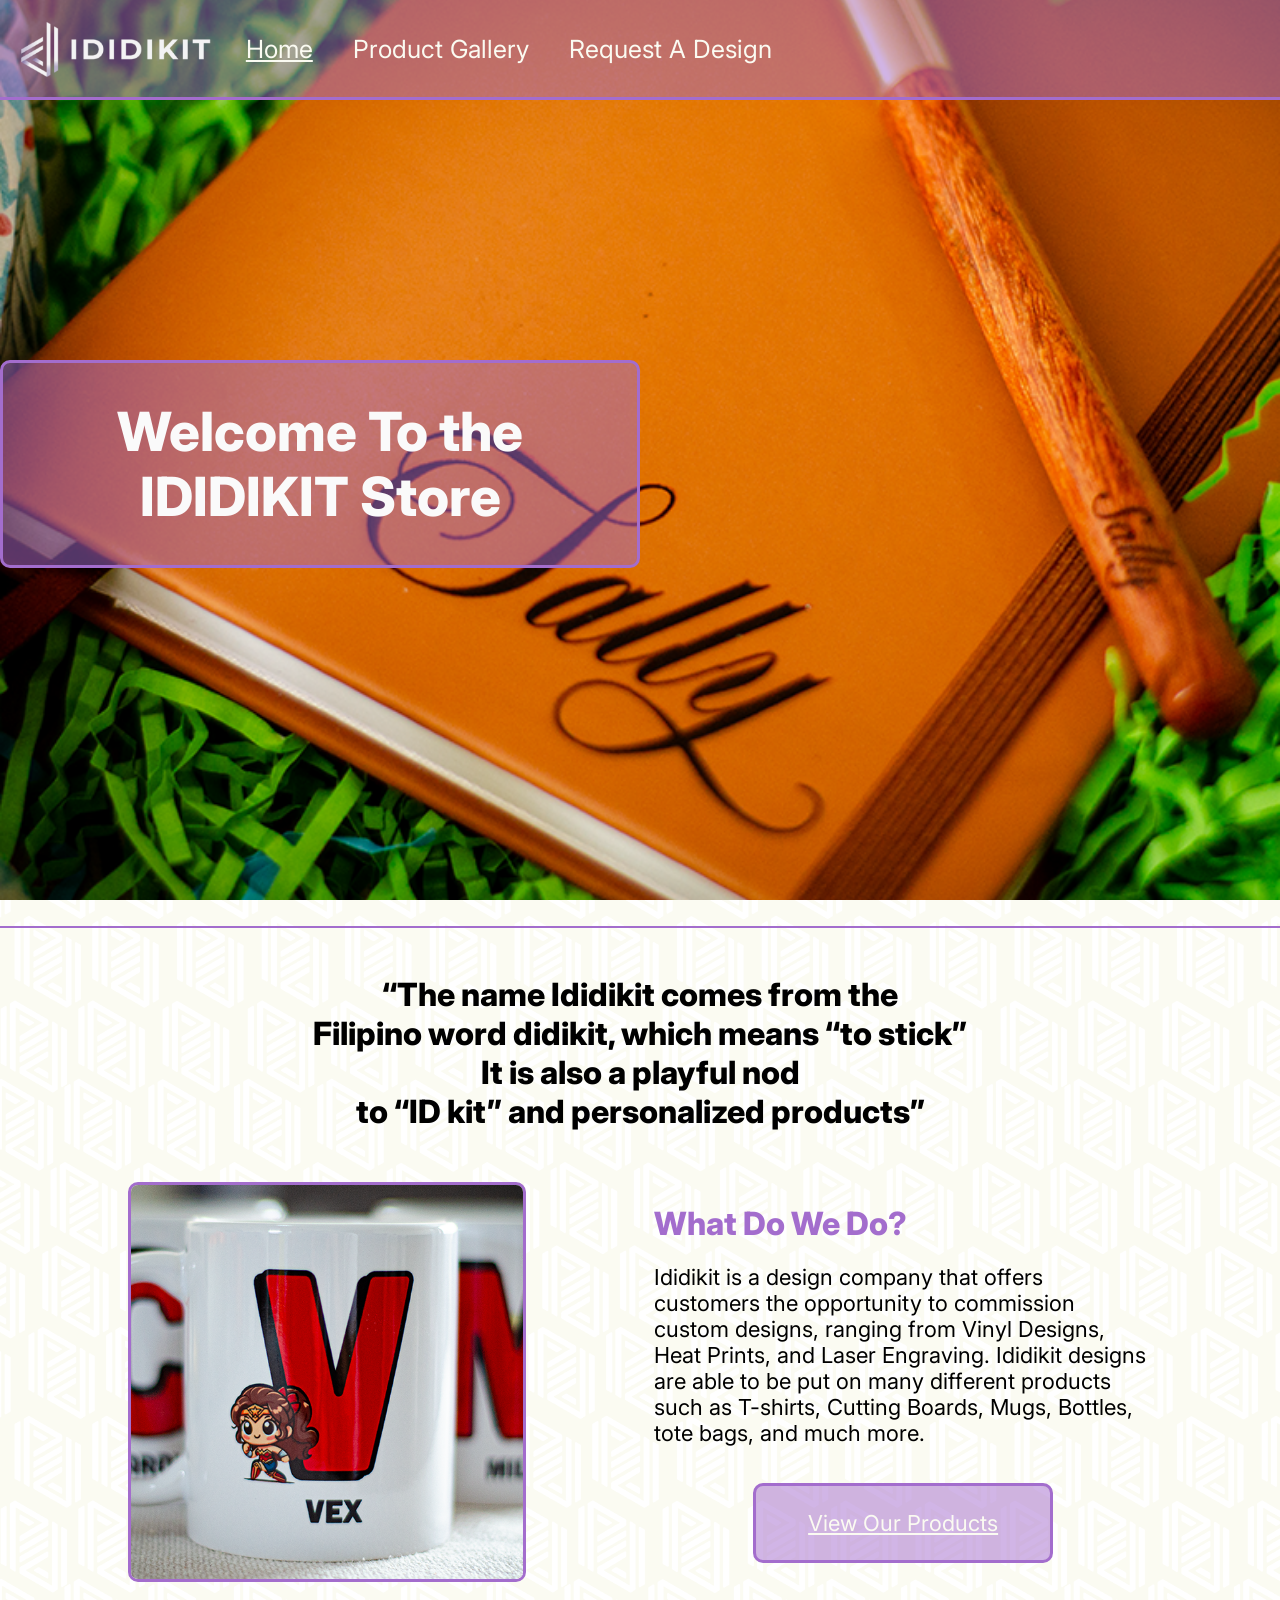
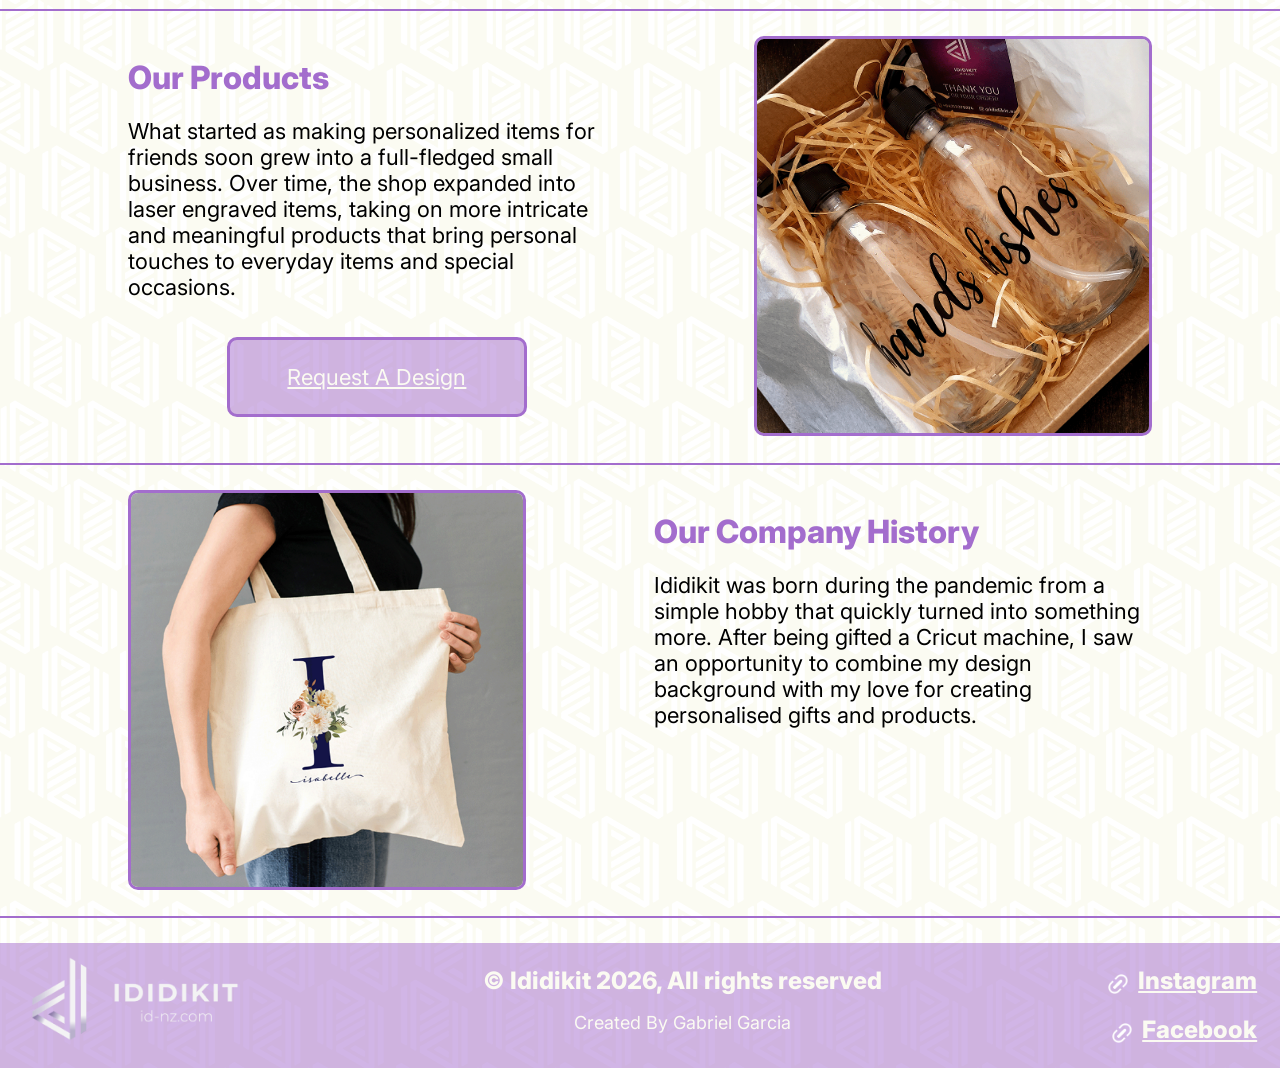
<file: index_v1.html>
<!DOCTYPE HTML>

<html lang="en">  
<head>
    <title>IDIDIKIT Website</title><!-- Metadata and title -->
    <link rel="icon" type="image/x-icon" href="images\logo.png" >
        <meta charset="utf-8">	
        <meta name="Keyword" content="Ididikit, NZ, Custom Design, Request, laser engraving, Vinyl Printing, Commission"/>
        <meta name="Author" content="Gabriel Zeaph Garcia"/>
        <meta name="Description" content="This website is made to showcase the products created by the NZ based company IDIDIKIT"/>
        <meta name="Viewport" content="Width=Device-width, initial-scale=1"/>
        <link rel="stylesheet" href="css/style_v1.css">  
</head>

<Body>
    <div class="grid-container">
	<div class="nav" id="thetop">

		<div id="navbar">
			<div><a href="index_v1.html"><img src="images\ididikitLogoHorizontal.png" alt="Ididikit Logo" id="idklogo"></a></div>
			<div>    
				<ul>
					<li><div class="activepage"><a href="index_v1.html" class="navtext">Home</a></div></li>
					<li><a href="page1_v1.html" class="navtext">Product Gallery</a></li>
					<li><a href="contact_v1.php" class="navtext">Request A Design</a></li>
				</ul>	
			</div> 
		</div>
		<div id="burgermenu">
			<div id="menuToggle">
				<input type="checkbox">
				<span></span>
				<span></span>
				<span></span>
					<ul id="menu">
						<li>
							<ul id="navflex">
								<li><div class="activepage"><a href="index_v1.html" class="navtext">Home</a></div></li>
								<li><a href="page1_v1.html" class="navtext">Product Gallery</a></li>
								<li><a href="contact_v1.html" class="navtext">Request A Design</a></li>

							</ul>
						</li>
					</ul>		
			</div><!--menutoggle div end -->
		</div><!--burger menu div end -->
		<div id="logo"><img src="images\ididikitLogoHorizontal.png" alt="Ididikit logo" id="idlogo"></div>
	</div> <!--nav div end -->
	
		<div class="header" id="indexheader">
			<!-- <div id="headerimage"><img src="images/NotebookPen.png" alt="Ididikit Logo" id="headerimage"></div> -->
			<div id="backgroundimgage">
				<div id="headertextbox">
					<h1 id="headertext">Welcome To the<br> IDIDIKIT Store</h1>
				</div>
			</div>
		</div> <!-- header div end -->
        <div class="content">
		
		<hr>
		<div class="contentboundry">
			<div id="quotetext">
				<h1>“The name Ididikit comes from the <br> Filipino word didikit, which means “to stick” <br>It is also a playful nod <br>to “ID kit” and personalized products”</h1>
			</div>
			<div class="textimgcontainer">
				<div class="imagecontainerhomeLeft">
				<img src="images\mugs1.png" alt="Image of an IDIDIKIT Product" id="productimage">
				</div>
				<div class="textcontainer">
					<h1 class="infoheader">What Do We Do?</h1>
					<p>Ididikit is a design company that offers customers the opportunity to commission custom designs, ranging from Vinyl Designs, Heat Prints, and Laser Engraving. Ididikit designs are able to be put on many different products such as T-shirts, Cutting Boards, Mugs, Bottles, tote bags, and much more.</p>
					<div class="buttoncontainer"><a href="page1_v1.html" class="navtext"><button class="idbutton"><p>View Our Products</p></button></a></div>
				</div>	
			</div>
		</div>
		<hr>
		<div class="contentboundry">
			<div class="textimgcontainer">
				<div class="textcontainer">
					<h1 class="infoheader">Our Products</h1>
					<p>What started as making personalized items for friends soon grew into a full-fledged small business. Over time, the shop expanded into laser engraved items, taking on more intricate and meaningful products that bring personal touches to everyday items and special occasions.</p>
					<div class="buttoncontainer"><a href="contact_v1.php" class="navtext"><button class="idbutton"><p>Request A Design</p></button></a></div>
				</div>
				<div class="imagecontainerhome">
					<img src="images\pumpbottles.png" alt="Image of an IDIDIKIT Product" id="productimage">
				</div>
			</div>
		</div>
		<hr>
		<div class="contentboundry">
			<div class="textimgcontainer">
				<div class="imagecontainerhomeLeft">
					<img src="images\floraltote.png	" alt="Image of an IDIDIKIT Product" id="productimage">
				</div>
				<div class="textcontainercenter">
					<h1 class="infoheader">Our Company History</h1>
					<p id="centertext">Ididikit was born during the pandemic from a simple hobby that quickly turned into something more. After being gifted a Cricut machine, I saw an opportunity to combine my design background with my love for creating personalised gifts and products.</p>
				</div>
			</div>
		</div>
		<hr>	
        </div> <!-- content div ending -->
		
        <div class="footer"><!-- this is the footer -->
				<div class="footerelementbox">
					<div id="footerimg">
						<img src="images\ididikit-01.png" alt="Ididikit Long" id="idimagefooter">
					</div>

					<div id="footertextflex">
						<h1 class="footertextheader">&copy; Ididikit 2026, All rights reserved</h1>
						<p class="footertext">Created By Gabriel Garcia</p>
					</div>

					<div class="footerflex">
						<div class="footerlinkflex">
							<div><img src="images\linkicon.png" alt="Link Icon" id="linkicon"></div>
							<a href="https://www.instagram.com/ididikit.nz/"><h1 class="footerlink">Instagram</h1></a>
						</div>

						<div class="footerlinkflex">	
							<div><img src="images\linkicon.png" alt="Link Icon" id="linkicon"></div>
							<a href="https://www.facebook.com/ididikit.nz/"><h1 class="footerlink">Facebook</h1></a>
						</div>
					</div>
				</div>
				
				<div class="footerelementboxresponsive">
					<div>
					<div id="footerimgresponsive">
						<div><img src="images\ididikit-01.png" alt="Ididikit Long" id="idimagefooter"></div>
						<div><h1 class="footertextheader">&copy; Ididikit 2026, All rights reserved</h1></div>
					</div>

					<div>
						<p class="footertexttop">Other Platforms</p>
					</div>

					<div class="footerflexresponsive">
						<div class="footerlinkflex">
							<div><img src="images\linkicon.png" alt="Link Icon" id="linkicon"></div>
							<a href="https://www.instagram.com/ididikit.nz/"><h1 class="footerlink">Instagram</h1></a>
						</div>

						<div class="footerlinkflex">
							<div><img src="images\linkicon.png" alt="Link Icon" id="linkicon"></div>	
							<a href="https://www.facebook.com/ididikit.nz/"><h1 class="footerlink">Facebook</h1></a>
						</div>
					</div>

					<div id="footertextflex">
						<p class="footertext">Created By Gabriel Garcia</p>
					</div>
				</div>

			</div>
		</div>

    </div> <!-- grid contaner div end -->

</Body>
<script type="text/javascript" src="js/myscript_v1.js"></script>
</html>
</file>
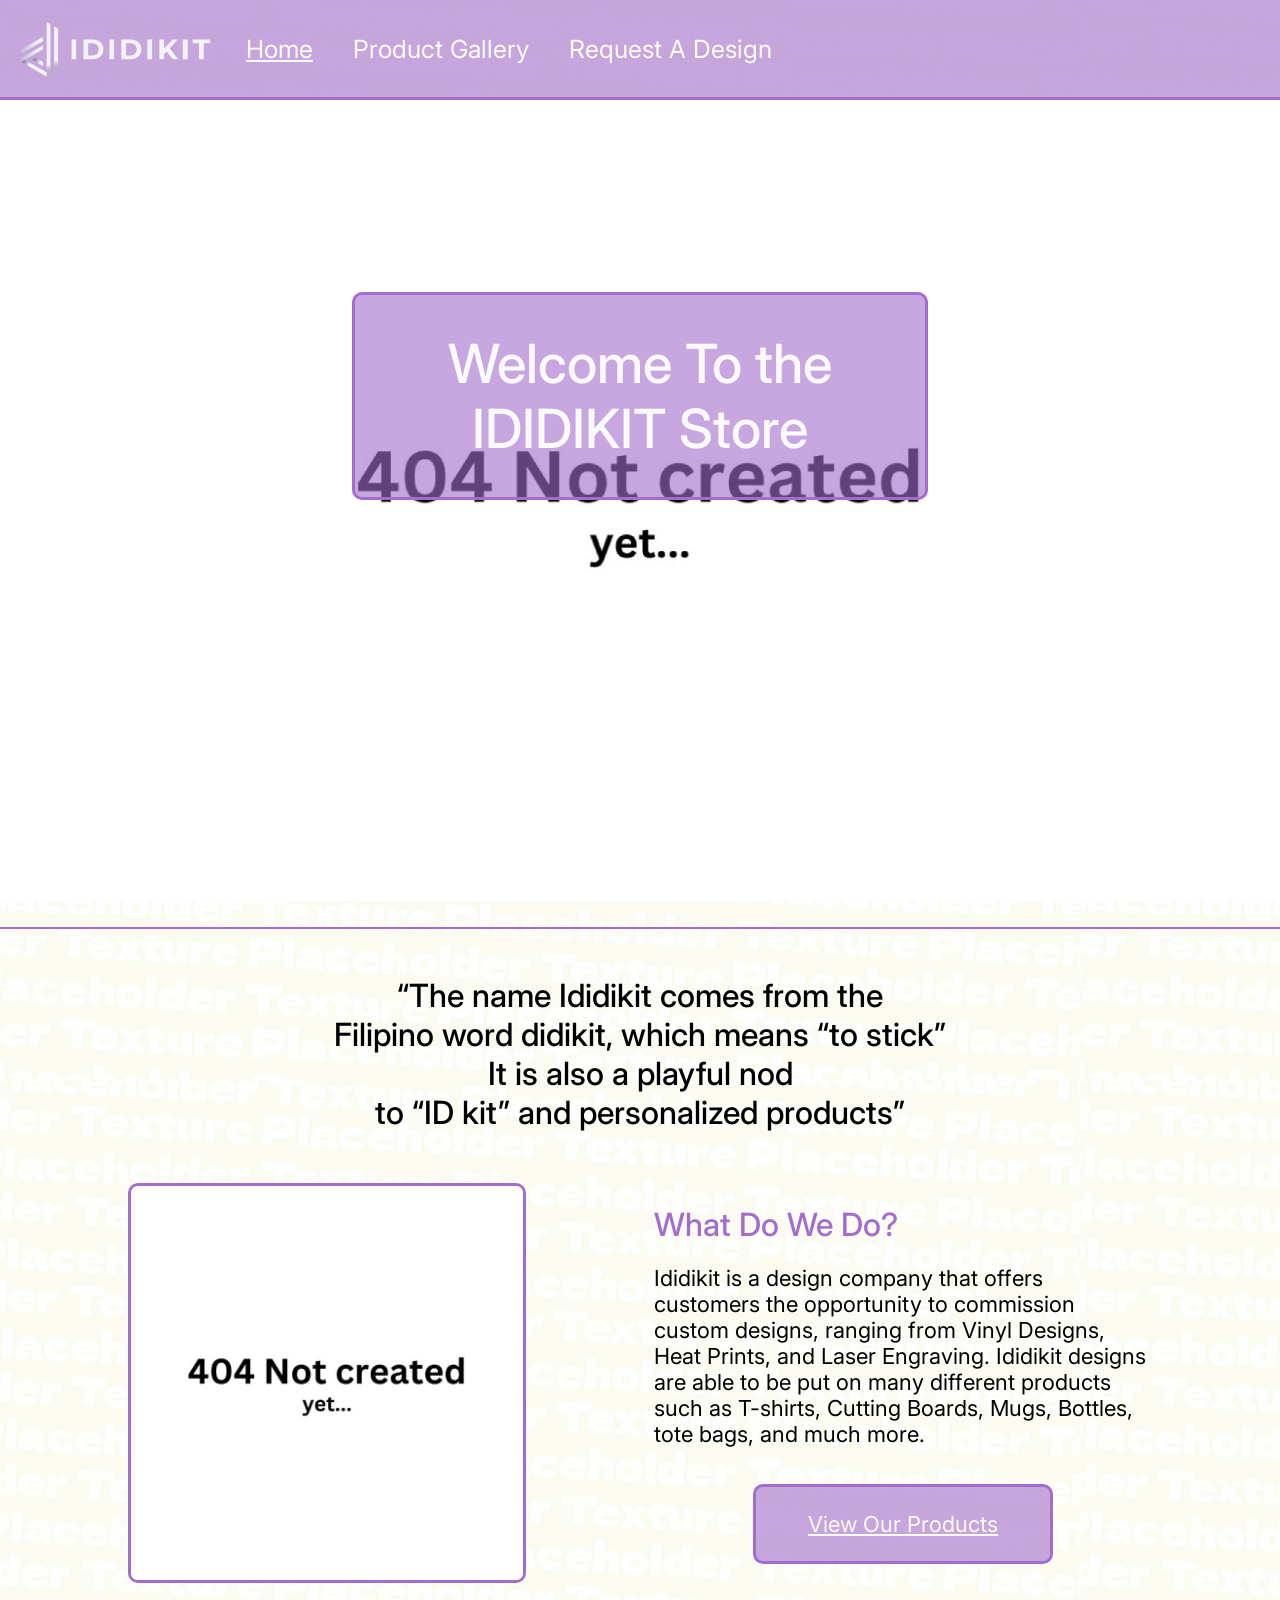
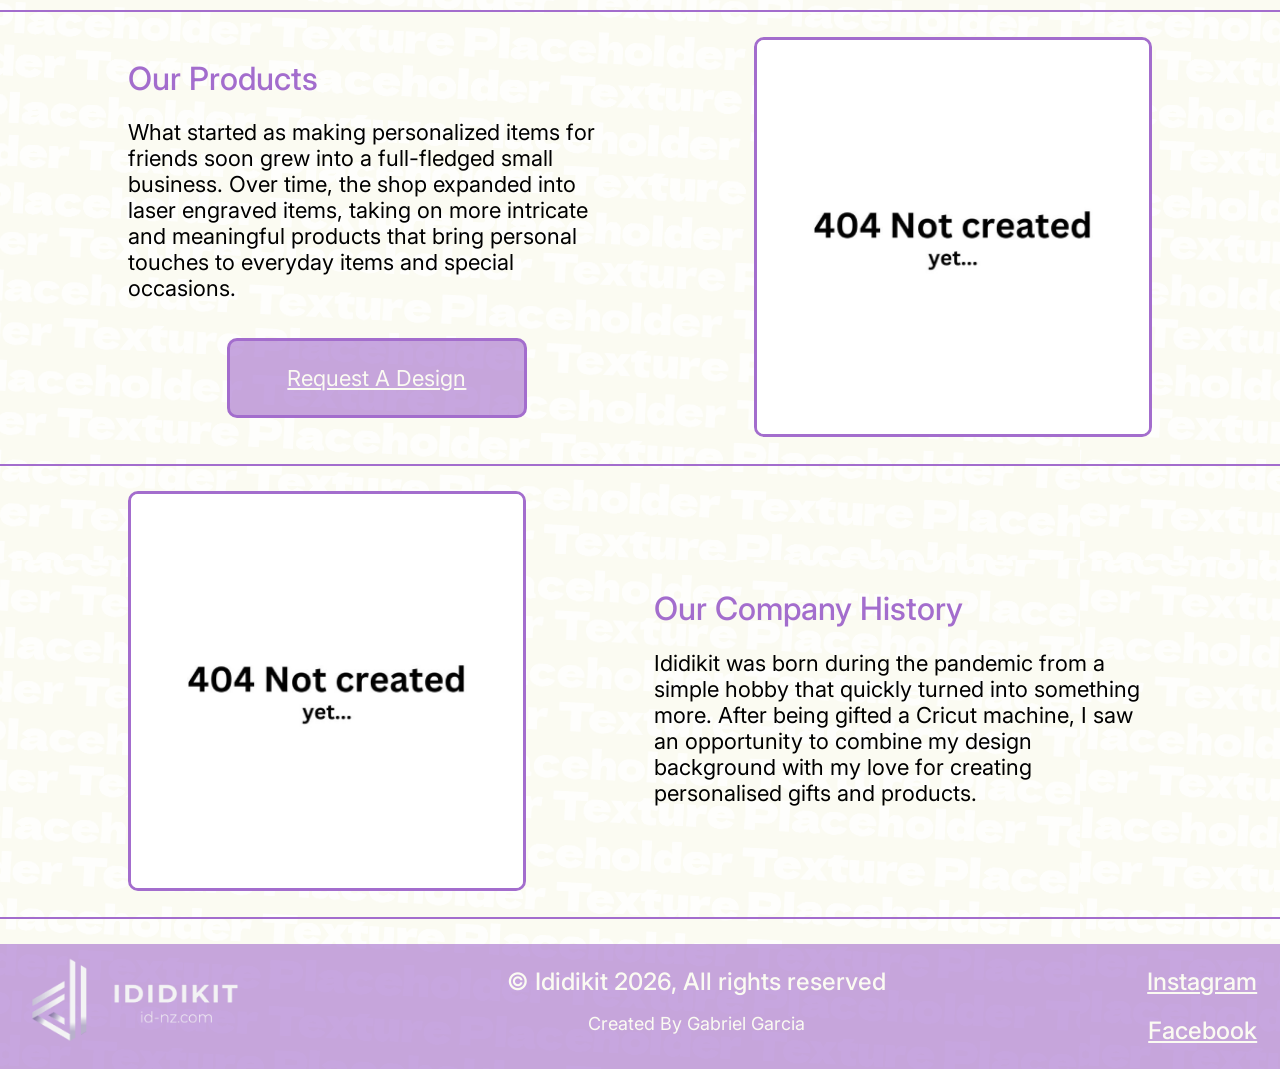
<file: index_V2.html>
<!DOCTYPE HTML>
<!-- 
 Programmer: Gabriel Garcia
 Date created: 10/06/25
 Version: 0.1
-->

<html lang="en">  
<head>
    <title>IDIDIKIT Website</title><!-- Metadata and title -->
    <link rel="icon" type="image/x-icon" href="" >
        <meta charset="utf-8">	
        <meta name="Keyword" content="Ididikit, NZ, Custom Design, Request, laser engraving, Vinyl Printing, Commission"/>
        <meta name="Author" content="Gabriel Zeaph Garcia"/>
        <meta name="Description" content="This website is made to showcase the products created by the NZ based company IDIDIKIT"/>
        <meta name="Viewport" content="Width=Device-width, initial-scale=1"/>
        <link rel="stylesheet" href="css/style_V2.css">  
</head>

<Body>
    <div class="grid-container">
	<div class="nav" id="thetop">
		<div id="navbar">
			<div><a href="index_V2.html"><img src="images\ididikitLogoHorizontal.png" alt="Ididikit Logo" id="idklogo"></a></div>
			<div>    
				<ul>
					<li><div class="activepage"><a href="index_V2.html" class="navtext">Home</a></div></li>
					<li><a href="page2_V2.html" class="navtext">Product Gallery</a></li>
					<li><a href="contact_V2.php" class="navtext">Request A Design</a></li>
				</ul>	
			</div> 
		</div>
		<div id="burgermenu">
			<div id="menuToggle">
				<input type="checkbox">
				<span></span>
				<span></span>
				<span></span>
					<ul id="menu">
						<li>
							<ul id="navflex">
								<li><div class="activepage"><a href="index_V2.html" class="navtext">Home</a></div></li>
								<li><a href="page2_V2.html" class="navtext">Product Gallery</a></li>
								<li><a href="contact_V2.html" class="navtext">Request A Design</a></li>

							</ul>
						</li>
					</ul>		
			</div><!--menutoggle div end -->
		</div><!--burger menu div end -->
		<div id="logo"><img src="images\ididikitLogoHorizontal.png" alt="Ididikit logo" id="idlogo"></div>
	</div> <!--nav div end -->
	
		<div class="header">
			<!-- <img src="images\404NotCreated.jpg" alt="Image of an IDIDIKIT Product" id="headerimage"> -->
			<div id="headertextbox">
				<h1 id="headertext">Welcome To the<br> IDIDIKIT Store</h1>
			</div>
		</div> <!-- header div end -->
        <div class="content">
		
		<hr>
		<div class="contentboundry">
			<div id="quotetext">
				<h1>“The name Ididikit comes from the <br> Filipino word didikit, which means “to stick” <br>It is also a playful nod <br>to “ID kit” and personalized products”</h1>
			</div>
			<div class="textimgcontainer">
				<div class="imagecontainerhomeLeft">
				<img src="images\404NotCreated.jpg" alt="Image of an IDIDIKIT Product" id="productimage">
				</div>
				<div class="textcontainer">
					<h1 class="infoheader">What Do We Do?</h1>
					<p>Ididikit is a design company that offers customers the opportunity to commission custom designs, ranging from Vinyl Designs, Heat Prints, and Laser Engraving. Ididikit designs are able to be put on many different products such as T-shirts, Cutting Boards, Mugs, Bottles, tote bags, and much more.</p>
					<div class="buttoncontainer"><a href="page2_V2.html" class="navtext"><button class="idbutton"><p>View Our Products</p></button></a></div>
				</div>	
			</div>
		</div>
		<hr>
		<div class="contentboundry">
			<div class="textimgcontainer">
				<div class="textcontainer">
					<h1 class="infoheader">Our Products</h1>
					<p>What started as making personalized items for friends soon grew into a full-fledged small business. Over time, the shop expanded into laser engraved items, taking on more intricate and meaningful products that bring personal touches to everyday items and special occasions.</p>
					<div class="buttoncontainer"><a href="contact_V2.php" class="navtext"><button class="idbutton"><p>Request A Design</p></button></a></div>
				</div>
				<div class="imagecontainerhome">
					<img src="images\404NotCreated.jpg" alt="Image of an IDIDIKIT Product" id="productimage">
				</div>
			</div>
		</div>
		<hr>
		<div class="contentboundry">
			<div class="textimgcontainer">
				<div class="imagecontainerhomeLeft">
					<img src="images\404NotCreated.jpg" alt="Image of an IDIDIKIT Product" id="productimage">
				</div>
				<div class="textcontainercenter">
					<h1 class="infoheader">Our Company History</h1>
					<p id="centertext">Ididikit was born during the pandemic from a simple hobby that quickly turned into something more. After being gifted a Cricut machine, I saw an opportunity to combine my design background with my love for creating personalised gifts and products.</p>
				</div>
			</div>
		</div>
		<hr>	
        </div> <!-- content div ending -->
		
        <div class="footer"><!-- this is the footer -->
				<div class="footerelementbox">
					<div id="footerimg">
						<img src="images\ididikit-01.png" alt="Ididikit Long" id="idimagefooter">
					</div>

					<div id="footertextflex">
						<h1 class="footertextheader">&copy; Ididikit 2026, All rights reserved</h1>
						<p class="footertext">Created By Gabriel Garcia</p>
					</div>

					<div class="footerflex">
						<div class="footerlinkflex">
							<a href="https://www.instagram.com/ididikit.nz/"><h1 class="footerlink">Instagram</h1></a>
						</div>

						<div class="footerlinkflex">	
							<a href="https://www.facebook.com/ididikit.nz/"><h1 class="footerlink">Facebook</h1></a>
						</div>
					</div>
				</div>
				
				<div class="footerelementboxresponsive">
					<div>
					<div id="footerimgresponsive">
						<div><img src="images\ididikit-01.png" alt="Ididikit Long" id="idimagefooter"></div>
						<div><h1 class="footertextheader">&copy; Ididikit 2026, All rights reserved</h1></div>
					</div>

					<div>
						<p class="footertexttop">Other Platforms</p>
					</div>

					<div class="footerflexresponsive">

						<div class="footerlinkflex">
							<a href="https://www.instagram.com/ididikit.nz/"><h1 class="footerlink">Instagram</h1></a>
						</div>

						<div class="footerlinkflex">	
							<a href="https://www.facebook.com/ididikit.nz/"><h1 class="footerlink">Facebook</h1></a>
						</div>
					</div>

					<div id="footertextflex">
						<p class="footertext">Created By Gabriel Garcia</p>
					</div>
				</div>





		</div>

    </div> <!-- grid contaner div end -->

</Body>
<script type="text/javascript" src="js/myscript_V2.js"></script>
</html>
</file>
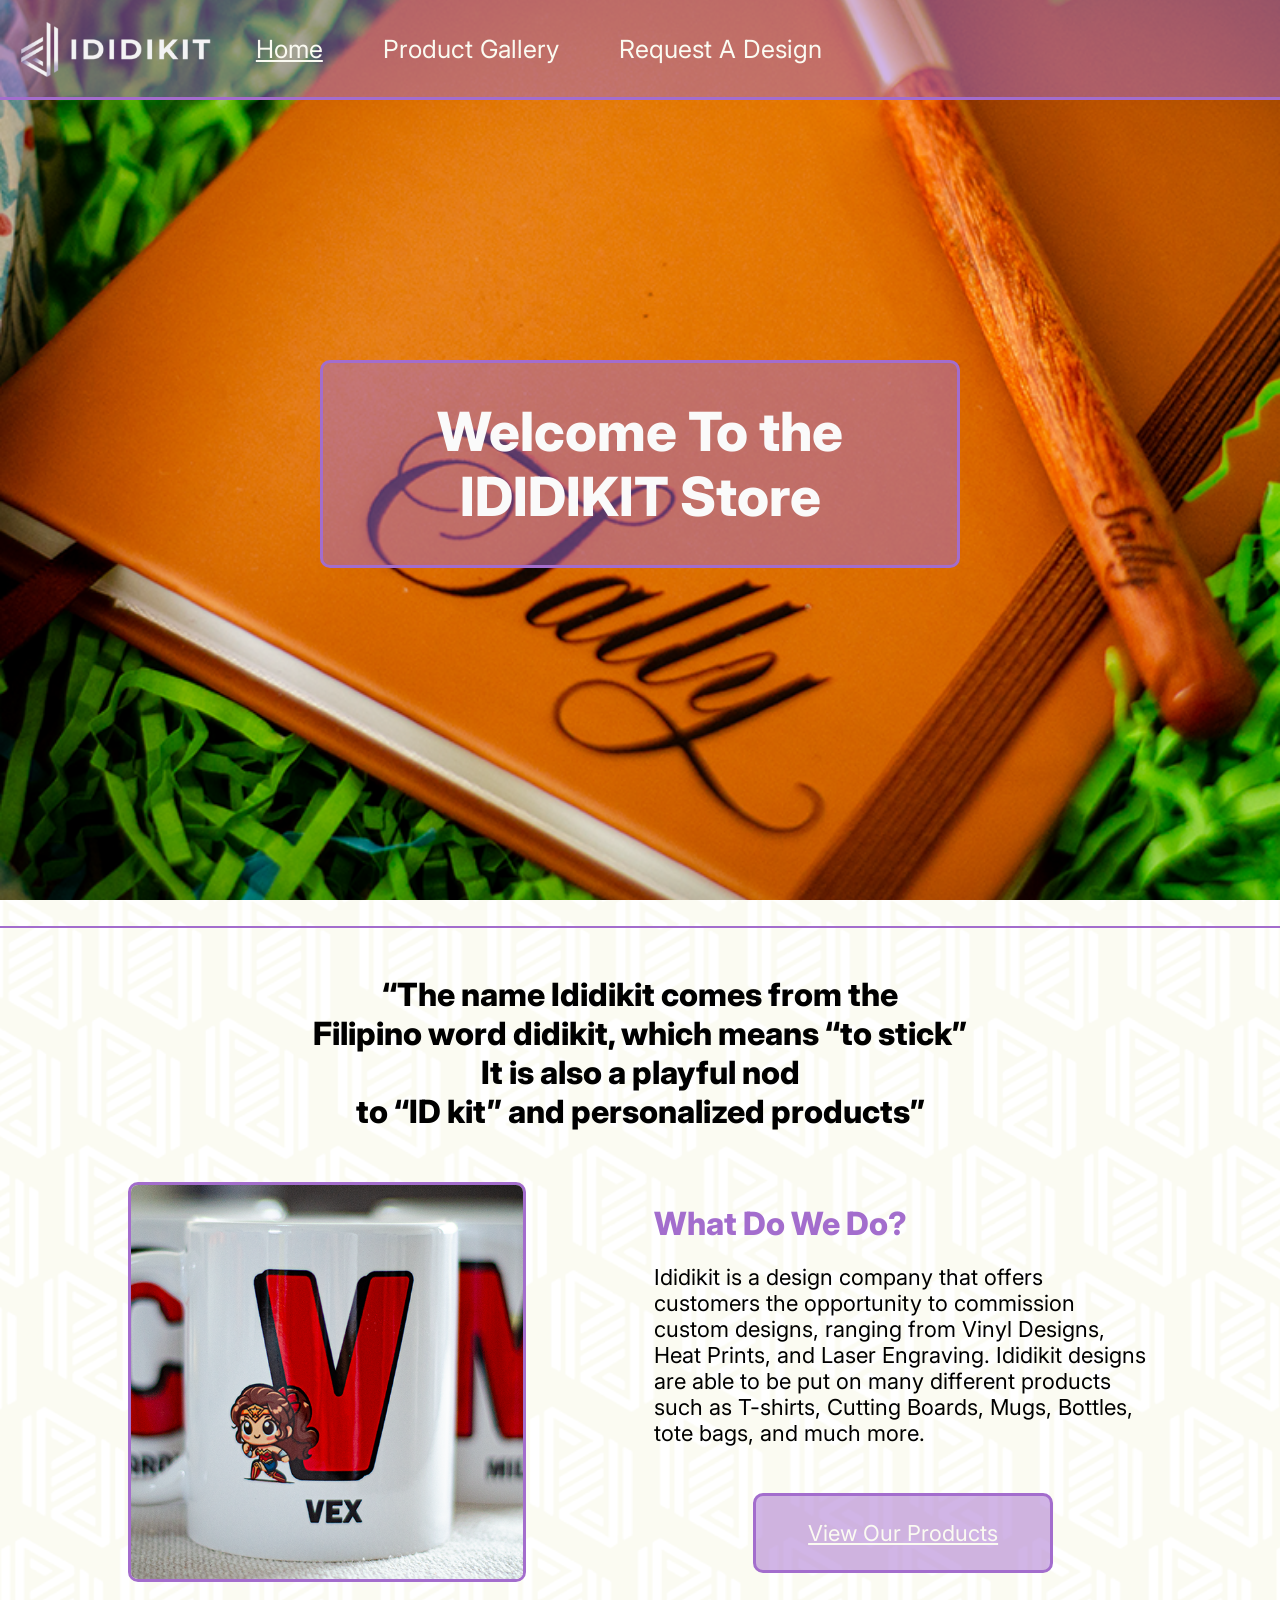
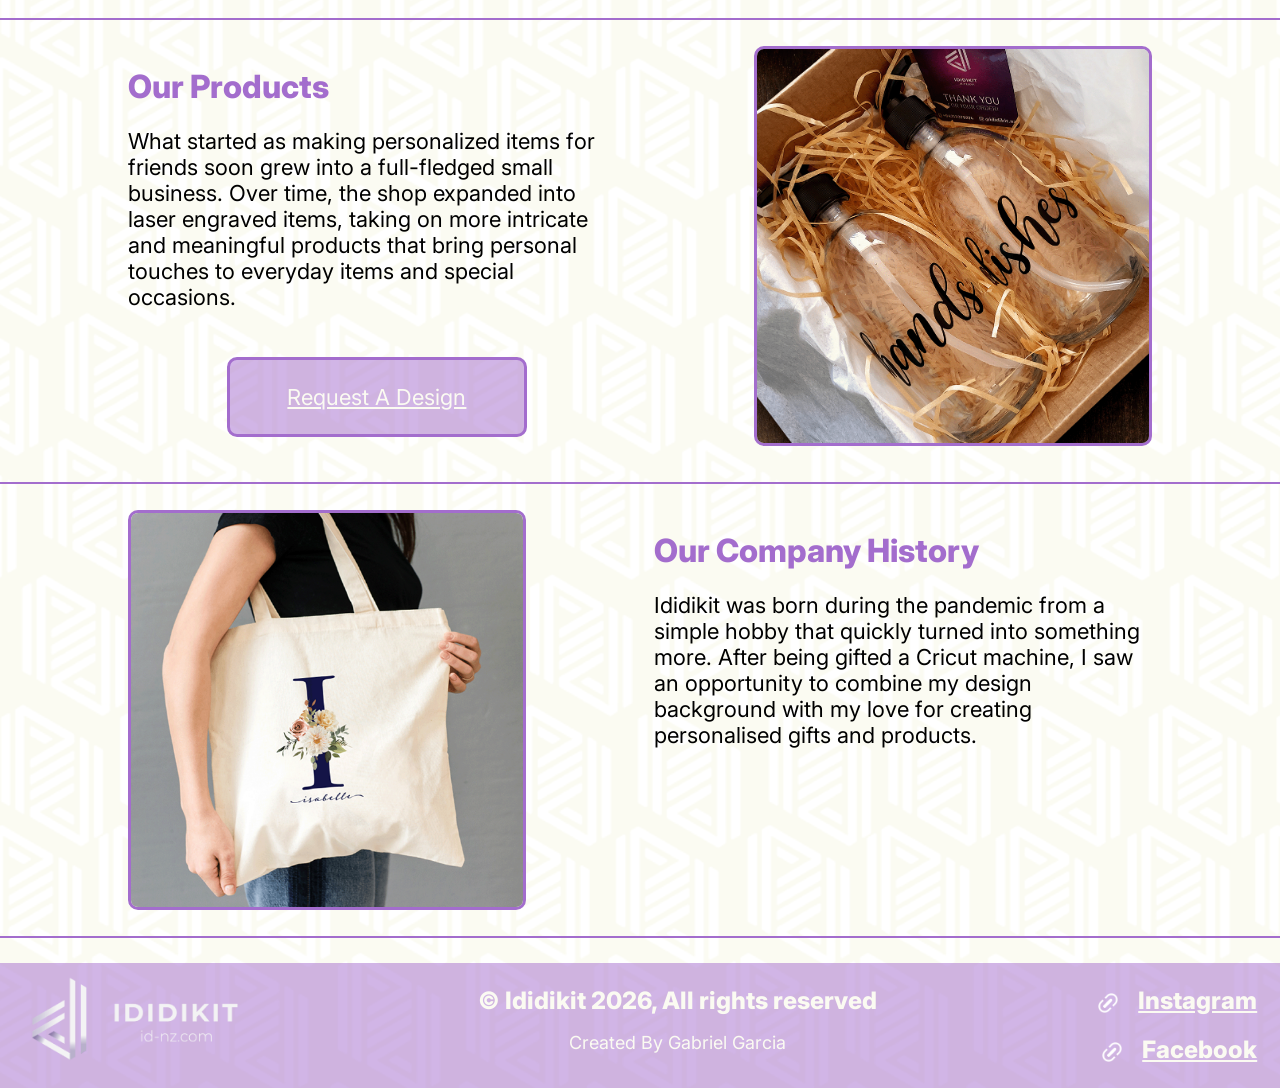
<file: index_v2.html>
<!DOCTYPE HTML>

<html lang="en">  
<head>
    <title>IDIDIKIT Website</title><!-- Metadata and title -->
    <link rel="icon" type="image/x-icon" href="images/logo.png">
        <meta charset="utf-8">	
        <meta name="Keyword" content="Ididikit, NZ, Custom Design, Request, laser engraving, Vinyl Printing, Commission">
        <meta name="Author" content="Gabriel Zeaph Garcia">
        <meta name="Description" content="This website is made to showcase the products created by the NZ based company IDIDIKIT">
        <meta name="Viewport" content="Width=Device-width, initial-scale=1">
        <link rel="stylesheet" href="css/style_v2.css">  
		<script src="js/myscript_v2.js"></script>
</head>

<Body>
    <div class="grid-container">
	<div class="nav" id="thetop">
<!-- navigation bar code starts here -->
		<div id="navbar">
			<div><a href="index_v2.html" id="logohome"><img src="images/ididikitLogoHorizontal.png" alt="Ididikit Logo" id="idklogo"></a></div>
			<div>    
				<ul>
					<li><div class="activepage"><a href="index_v2.html" class="navtext">Home</a></div></li>
					<li><a href="page1_v2.html" class="navtext">Product Gallery</a></li>
					<li><a href="contact_v2.php" class="navtext">Request A Design</a></li>
				</ul>	
			</div> 
		</div>
		<div id="burgermenu">
			<div id="menuToggle">
				<input type="checkbox">
				<span></span>
				<span></span>
				<span></span>
					<ul id="menu">
						<li>
							<ul id="navflex">
								<li><div class="activepage"><a href="index_v2.html" class="navtext">Home</a></div></li>
								<li><a href="page1_v2.html" class="navtext">Product Gallery</a></li>
								<li><a href="contact_v2.html" class="navtext">Request A Design</a></li>

							</ul>
						</li>
					</ul>		
			</div><!--menutoggle div end -->
		</div><!--burger menu div end -->
		<div id="logo"><img src="images/ididikitLogoHorizontal.png" alt="Ididikit logo" id="idlogo"></div>
	</div> <!--nav div end -->
	
		<div class="header" id="indexheader">
			<div id="backgroundimgage">
				<div id="headertextbox">
					<h1 id="headertext">Welcome To the<br> IDIDIKIT Store</h1>
				</div>
			</div>
		</div> <!-- header div end -->
        <div class="content">
		<!-- content begins here -->
		<hr>
		<div class="contentboundry">
			<div id="quotetext">
				<h1>“The name Ididikit comes from the <br> Filipino word didikit, which means “to stick” <br>It is also a playful nod <br>to “ID kit” and personalized products”</h1>
			</div>
			<div class="textimgcontainer">
				<div class="imagecontainerhomeLeft">
				<img src="images/mugs1.png" alt="Image of an IDIDIKIT Product" class="productimage">
				</div>
				<div class="textcontainer">
					<h1 class="infoheader">What Do We Do?</h1>
					<p>Ididikit is a design company that offers customers the opportunity to commission custom designs, ranging from Vinyl Designs, Heat Prints, and Laser Engraving. Ididikit designs are able to be put on many different products such as T-shirts, Cutting Boards, Mugs, Bottles, tote bags, and much more.</p>
						<!-- button that leads to another page -->
					<div class="buttoncontainer"><a href="page1_v2.html" class="idbutton"><p>View Our Products</p></a></div>
				</div>	
			</div>
		</div>
		<hr>
		<div class="contentboundry">
			<div class="textimgcontainer">
				<div class="textcontainer">
					<h1 class="infoheader">Our Products</h1>
					<p>What started as making personalized items for friends soon grew into a full-fledged small business. Over time, the shop expanded into laser engraved items, taking on more intricate and meaningful products that bring personal touches to everyday items and special occasions.</p>
					<!-- button that leads to another page -->
					<div class="buttoncontainer"><a href="contact_v2.php" class="idbutton"><p>Request A Design</p></a></div>
				</div>
				<div class="imagecontainerhome">
					<img src="images/pumpbottles.png" alt="Image of an IDIDIKIT Product" class="productimage">
				</div>
			</div>
		</div>
		<hr>
		<div class="contentboundry">
			<div class="textimgcontainer">
				<div class="imagecontainerhomeLeft">
					<img src="images/floraltote.png	" alt="Image of an IDIDIKIT Product" class="productimage">
				</div>
				<div class="textcontainercenter">
					<h1 class="infoheader">Our Company History</h1>
					<p id="centertext">Ididikit was born during the pandemic from a simple hobby that quickly turned into something more. After being gifted a Cricut machine, I saw an opportunity to combine my design background with my love for creating personalised gifts and products.</p>
				</div>
			</div>
		</div>
		<hr>	
        </div> <!-- content div ending -->
		
        <div class="footer"><!-- this is the footer -->
				<div class="footerelementbox">
					<div id="footerimg">
						<img src="images/ididikit-01.png" alt="Ididikit Logo" class="idimagefooter">
					</div>

					<div class="footertextflex">
						<h1 class="footertextheader">&copy; Ididikit 2026, All rights reserved</h1>
						<p class="footertext">Created By Gabriel Garcia</p>
					</div>

					<div class="footerflex">
						<div class="footerlinkflex">
							<div><img src="images/linkicon.png" alt="Link Icon" class="linkicon"></div>
							<a href="https://www.instagram.com/ididikit.nz/"><h1 class="footerlink">Instagram</h1></a>
						</div>

						<div class="footerlinkflex">	
							<div><img src="images/linkicon.png" alt="Link Icon" class="linkicon"></div>
							<a href="https://www.facebook.com/ididikit.nz/"><h1 class="footerlink">Facebook</h1></a>
						</div>
					</div>
				</div>
				<!-- footer layout for mobile phone  -->
				<div class="footerelementboxresponsive">
					<div>
					<div id="footerimgresponsive">
						<div><img src="images/ididikit-01.png" alt="Ididikit Logo" class="idimagefooter"></div>
						<div><h1 class="footertextheader">&copy; Ididikit 2026, All rights reserved</h1></div>
					</div>

					<div>
						<p class="footertexttop">Other Platforms</p>
					</div>

					<div class="footerflexresponsive">
						<div class="footerlinkflex">
							<div><img src="images/linkicon.png" alt="Link Icon" class="linkicon"></div>
							<a href="https://www.instagram.com/ididikit.nz/"><h1 class="footerlink">Instagram</h1></a>
						</div>

						<div class="footerlinkflex">
							<div><img src="images/linkicon.png" alt="Link Icon" class="linkicon"></div>	
							<a href="https://www.facebook.com/ididikit.nz/"><h1 class="footerlink">Facebook</h1></a>
						</div>
					</div>

					<div class="footertextflex">
						<p class="footertext">Created By Gabriel Garcia</p>
					</div>
				</div>

			</div>
		</div>

    </div> <!-- grid contaner div end -->

</Body>
</html>
</file>
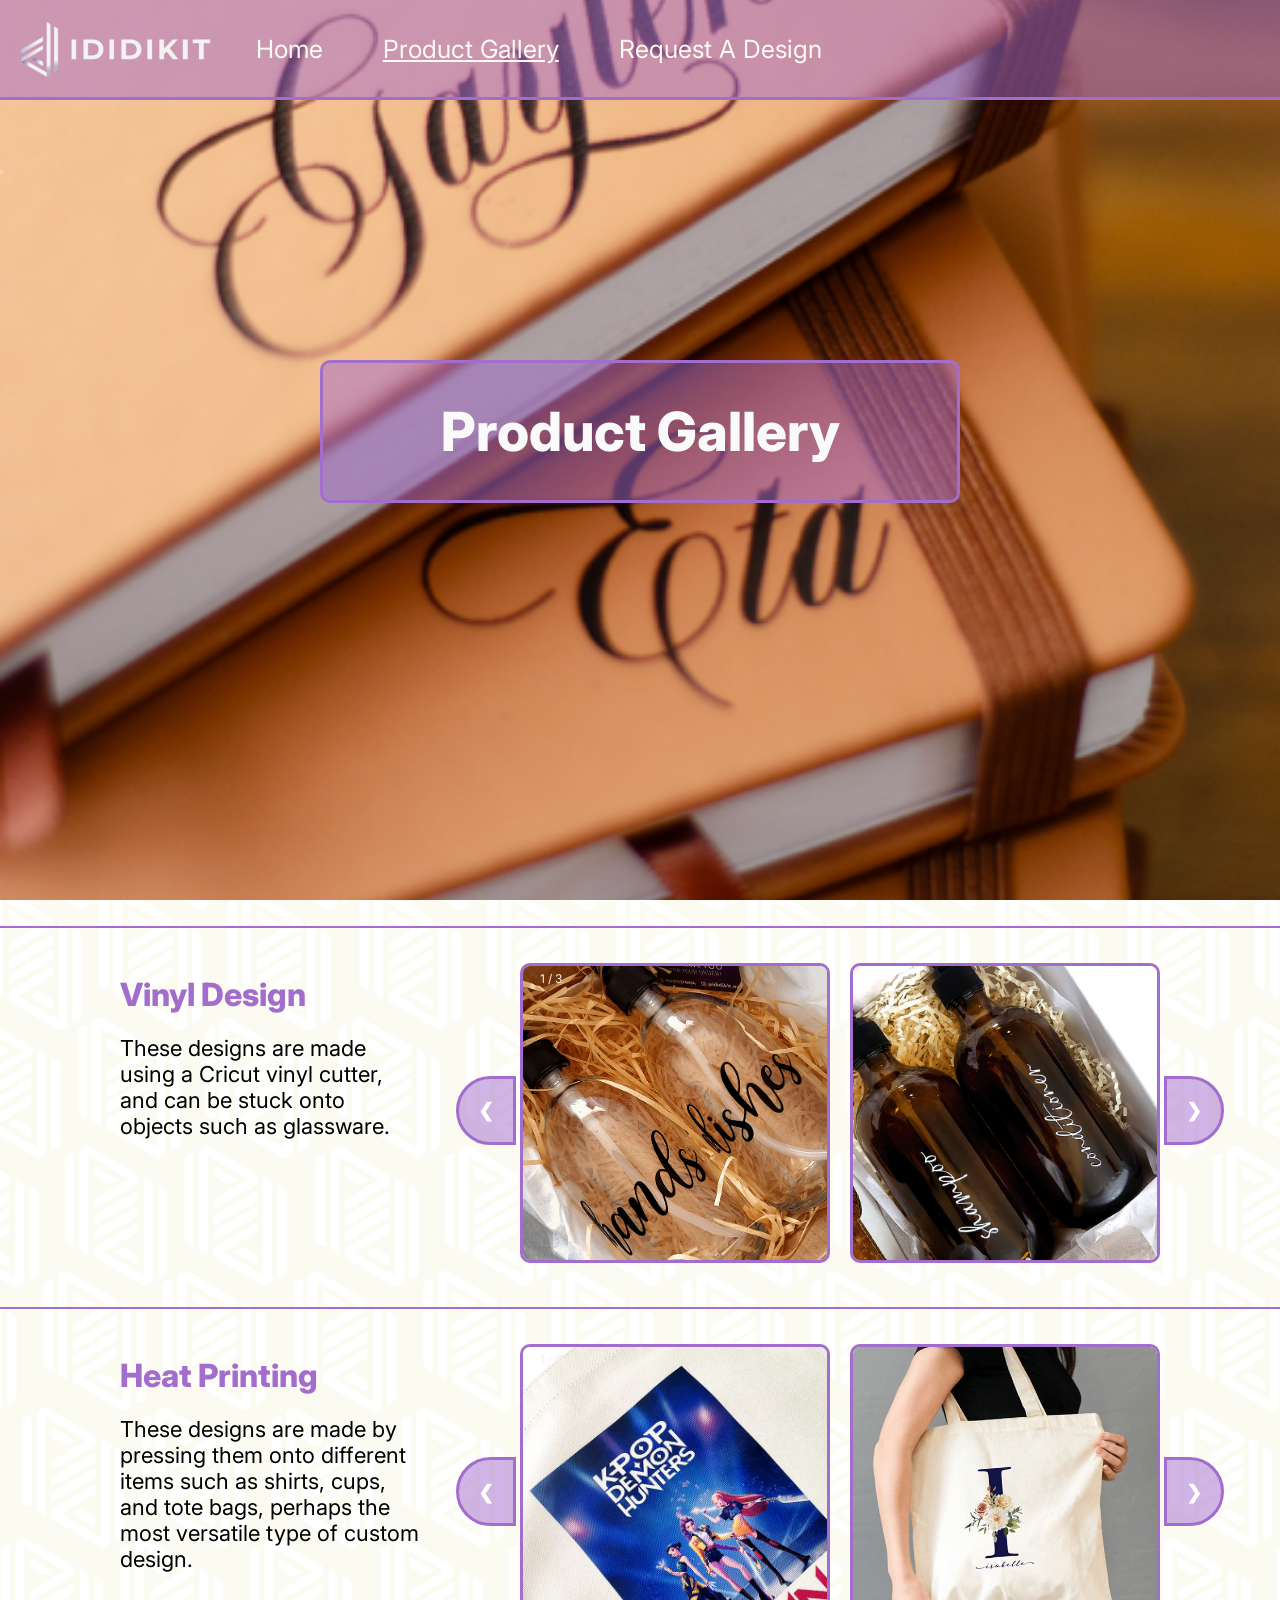
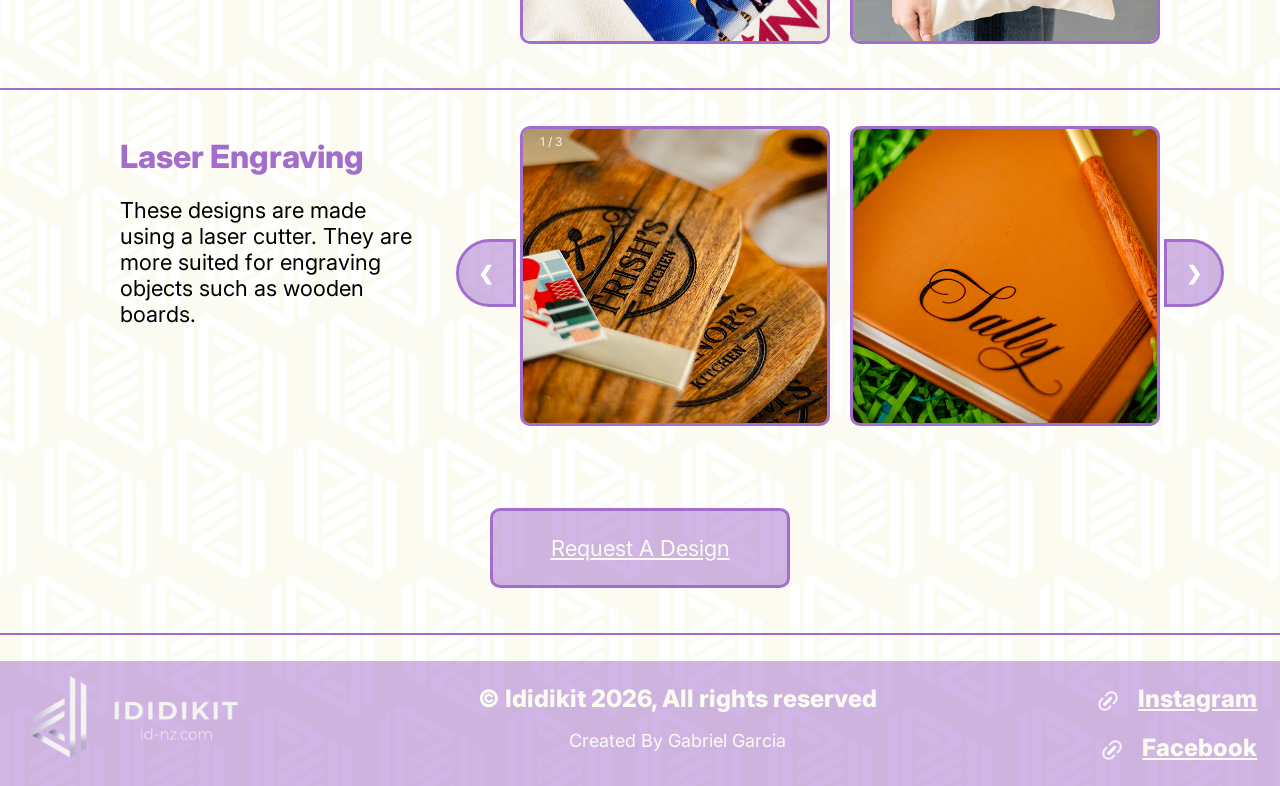
<file: page1_v2.html>
<!DOCTYPE HTML>


<html lang="en">  
<head>
    <title>IDIDIKIT Website</title><!-- Metadata and title -->
    <link rel="icon" type="image/x-icon" href="images/logo.png" >
        <meta charset="utf-8">	
        <meta name="Keyword" content="Ididikit, NZ, Custom Design, Request, laser engraving, Vinyl Printing, Commission">
        <meta name="Author" content="Gabriel Zeaph Garcia">
        <meta name="Description" content="This website is made to showcase the products created by the NZ based company IDIDIKIT">
        <meta name="Viewport" content="Width=Device-width, initial-scale=1">
        <link rel="stylesheet" href="css/style_v2.css">
		<script src="js/myscript_v2.js"></script>  
    </head>

<Body>
    <div class="grid-container">
	<div class="nav" id="thetop">
		<div id="navbar">
			<div><a href="index_v2.html" id="logohome"><img src="images/ididikitLogoHorizontal.png" alt="Ididikit Logo" id="idklogo"></a></div>
			<div>    
				<ul>
					<li><a href="index_v2.html" class="navtext">Home</a></li>
					<li><div class="activepage"><a href="page1_v2.html" class="navtext">Product Gallery</a></div></li>
					<li><a href="contact_v2.php" class="navtext">Request A Design</a></li>
				</ul>	
			</div> 
		</div>
		<div id="burgermenu">
			<div id="menuToggle">
				<input type="checkbox">
				<span></span>
				<span></span>
				<span></span>
					<ul id="menu">
						<li>
							<ul id="navflex">
								<li><a href="index_v2.html" class="navtext">Home</a></li>
								<li><div class="activepage"><a href="page1_v2.html" class="navtext">Product Gallery</a></div></li>
								<li><a href="contact_v2.php" class="navtext">Request A Design</a></li>
							</ul>
						</li>
					</ul>		
			</div><!--menutoggle div end -->
		</div><!--burger menu div end -->
		<div id="logo"><img src="images/ididikitLogoHorizontal.png" alt="Ididikit logo" id="idlogo"></div>
	</div> <!--nav div end -->
	
		<div class="header" id="pg2header">
			<div id="backgroundimgage">
				<div id="headertextbox">
					<h1 id="headertext">Product Gallery</h1>
				</div>
			</div>
		</div> <!-- header div end -->

        <div class="content">
		<hr>
		<!-- container for the image carousels -->
		<div class="carouseltextcontainer">
			<div class="carouseltext">
				<h1 class="infoheader">Vinyl Design</h1>
				<p>These designs are made using a Cricut vinyl cutter, and can be stuck onto objects such as glassware.</p>
			</div>
		<div class="slideshow">
			<!-- actual image carosel code -->	
						<div class="slideshow-container">
							<div class="mySlides1 fade">
							  <div class="numbertext">1 / 3</div>
								<div class="carouselimgcontainer">
									<div class="box1">
									<img class="carouselimage" src="images/pumpbottles.png" alt="image of soap pump bottles">
									</div>
									<div class="box2">
									<img class="carouselimage" src="images/pumpbottles3.png" alt="image of soap pump bottles">
									</div>
								</div>		
							</div>

							<div class="mySlides1 fade">
							  <div class="numbertext">2 / 3</div>
								<div class="carouselimgcontainer">
									<div class="box1">
									<img class="carouselimage"  src="images/dishhands.png" alt="image of dish soap bottles">
									</div>
									<div class="box2">
									<img class="carouselimage"  src="images/vinylcircle.jpg" alt="image of lanyards with vinyl printing ">
									</div>
								</div>		
							</div>

							<div class="mySlides1 fade">
							  <div class="numbertext">3 / 3</div>
								<div class="carouselimgcontainer">
									<div class="box1">
									<img class="carouselimage" src="images/vinlypakage.jpg" alt="image of packed keychains">
									</div>
									<div class="box2">
									<img class="carouselimage" src="images/spraybottle.png" alt="image of spray bottles">
									</div>
								</div>		
							</div>
							
							<a class="prev" onclick="plusSlides1(-1)">❮</a>
							<a class="next" onclick="plusSlides1(1)">❯</a>
							</div>
							<br>
		</div>	<!-- image slideshow div end -->
		</div> <!-- Text and Carousel container div end -->
		<hr>
	<!-- container for the image carousels -->
		<div class="carouseltextcontainer">
			<div class="carouseltext">
				<h1 class="infoheader">Heat Printing</h1>
				<p>These designs are made by pressing them onto different items such as shirts, cups, and tote bags, perhaps the most versatile type of custom design.</p>
			</div>
		<div class="slideshow">
			<!-- actual image carosel code -->
						<div class="slideshow-container">
							<div class="mySlides2 fade">
							  <div class="numbertext">1 / 3</div>
								<div class="carouselimgcontainer">
									<div class="box1">
									<img  class="carouselimage" src="images/tote2.png" alt="Kpop Demon Hunters tote bacg">
									</div>
									<div class="box2">
									<img  class="carouselimage" src="images/floraltote.png" alt="floral totebag with an I">
									</div>
								</div>		
							</div>
							<!-- image carousel second set of images -->
							<div class="mySlides2 fade">
							  <div class="numbertext">2 / 3</div>
								<div class="carouselimgcontainer">
									<div class="box1">
									<img  class="carouselimage" src="images/amandacups.jpg" alt="cups and tote bag with the name amanda">
									</div>
									<div class="box2">
									<img  class="carouselimage" src="images/davemug.png" alt="mug with the dame dave">
									</div>
								</div>		
							</div>
							<!-- image carousel third set of images -->
							<div class="mySlides2 fade">
							  <div class="numbertext">3 / 3</div>
								<div class="carouselimgcontainer">
									<div class="box1">
									<img  class="carouselimage" src="images/mugs1.png" alt="mug with the letter V and the name Vex">
									</div>
									<div class="box2">
									<img  class="carouselimage" src="images/mugs4.png" alt="mug with two people on it">
									</div>
								</div>		
							</div>
							
							<a class="prev" onclick="plusSlides2(-1)">❮</a>
							<a class="next" onclick="plusSlides2(1)">❯</a>
							</div>
							<br>
		</div>	<!-- image slideshow div end -->
		</div> <!-- Text and Carousel container div end -->
		<hr>
			<!-- container for the image carousels -->
		<div class="carouseltextcontainer">
			<div class="carouseltext">
				<h1 class="infoheader">Laser Engraving</h1>
				<p>These designs are made using a laser cutter. They are more suited for engraving objects such as wooden boards.</p>
			</div>
		<div class="slideshow">
			<!-- actual image carosel code -->
						<div class="slideshow-container">
							<div class="mySlides3 fade">
							  <div class="numbertext">1 / 3</div>
								<div class="carouselimgcontainer">
									<div class="box1">
									<img  class="carouselimage" src="images/servingboard.png" alt="wooden serving board with trishes kitchen engraved">
									</div>
									<div  class="box2">
									<img  class="carouselimage" src="images/notebookpen.png" alt="n0tebook and pen with sally engraved">
									</div>
								</div>		
							</div>
							<!-- image carousel second set of images -->
							<div class="mySlides3 fade">
							  <div class="numbertext">2 / 3</div>
								<div class="carouselimgcontainer">
									<div class="box1">
									<img class="carouselimage" src="images/notebooks.png" alt="3 books with names engraved">
									</div>
									<div class="box2">
									<img class="carouselimage" src="images/coaster.jpg" alt="many engraved wooden coasters">
									</div>
								</div>		
							</div>
							<!-- image carousel third set of images -->
							<div class="mySlides3 fade">
							  <div class="numbertext">3 / 3</div>
								<div class="carouselimgcontainer">
									<div class="box1">
									<img class="carouselimage" src="images/boards.png" alt="3 wooden serving boards with names engraved">
									</div>
									<div class="box2">
									<img class="carouselimage" src="images/board.png" alt="a wooden serving board with a name engraved">
									</div>
								</div>		
							</div>
							
							<a class="prev" onclick="plusSlides3(-1)">❮</a>
							<a class="next" onclick="plusSlides3(1)">❯</a>
							</div>
							<br>
		</div>	<!-- image slideshow div end -->
		</div> <!-- Text and Carousel container div end -->
		<div class="buttoncontainer"><a href="contact_v2.php" class="idbutton"><p>Request A Design</p></a></div>
		<hr>



        </div> <!-- content div ending -->
		
        <div class="footer"><!-- this is the footer -->
				<div class="footerelementbox">
					<div id="footerimg">
						<img src="images/ididikit-01.png" alt="Ididikit Logo" class="idimagefooter">
					</div>

					<div class="footertextflex">
						<h1 class="footertextheader">&copy; Ididikit 2026, All rights reserved</h1>
						<p class="footertext">Created By Gabriel Garcia</p>
					</div>

					<div class="footerflex">
						<div class="footerlinkflex">
							<div><img src="images/linkicon.png" alt="Link Icon" class="linkicon"></div>
							<a href="https://www.instagram.com/ididikit.nz/"><h1 class="footerlink">Instagram</h1></a>
						</div>

						<div class="footerlinkflex">	
							<div><img src="images/linkicon.png" alt="Link Icon" class="linkicon"></div>
							<a href="https://www.facebook.com/ididikit.nz/"><h1 class="footerlink">Facebook</h1></a>
						</div>
					</div>
				</div>
		<!-- responsive design for the footer -->
		<div class="footerelementboxresponsive">
					<div>
					<div id="footerimgresponsive">
						<div><img src="images/ididikit-01.png" alt="Ididikit Logo" class="idimagefooter"></div>
						<div><h1 class="footertextheader">&copy; Ididikit 2026, All rights reserved</h1></div>
					</div>

					<div>
						<p class="footertexttop">Other Platforms</p>
					</div>

					<div class="footerflexresponsive">
						<div class="footerlinkflex">
							<div><img src="images/linkicon.png" alt="Link Icon" class="linkicon"></div>
							<a href="https://www.instagram.com/ididikit.nz/"><h1 class="footerlink">Instagram</h1></a>
						</div>

						<div class="footerlinkflex">
							<div><img src="images/linkicon.png" alt="Link Icon" class="linkicon"></div>	
							<a href="https://www.facebook.com/ididikit.nz/"><h1 class="footerlink">Facebook</h1></a>
						</div>
					</div>

					<div class="footertextflex">
						<p class="footertext">Created By Gabriel Garcia</p>
					</div>
				</div>
		</div>
	</div>
    </div> <!-- grid contaner div end -->

</Body>
</html>
</file>
<file: css/style_v1.css>
@import url('https://fonts.googleapis.com/css2?family=Inter:ital,opsz@0,14..32;1,14..32&display=swap');

/* variable fonts */
:root{
	--idpurple: #A36DCD;
	--idgrey: #515151;
	--idwhite: #FBFBF2;
	--idpurpleopacity07: rgba(163, 109, 205, 0.6);
	--idpurpleopacity06: rgba(163, 109, 205, 0.5);

	--idborder: 3.5px solid var(--idpurple);
}

/* controls grid sizes */
.grid-container { 
	display: grid;
	grid-template-columns: auto;
	grid-template-rows: 100px auto auto 125px;
	height: 200px;
	
}

body {
	margin: 0;
	background-color: var(--idwhite);
	background-image: url(../images/background.png);
	overflow-x: hidden
}

.header {
    box-sizing: border-box;
	background-color: var(--idpurple);
	grid-column-start: 1;
	grid-column-end: span 2;
	background-repeat: no-repeat;
	background-position: center;
	background-size: cover;
}



#indexheader {
	background-image: url(../images/notebookpen.png);
	background-repeat: no-repeat;
	background-size: cover;
	background-position: center;
	height: 100vh;
	width: 100%;
	margin-top: -100px;
}

#pg2header {
	background-image: url(../images/notebooks.png);
	background-repeat: no-repeat;
	background-size: cover;
	background-position: center;
	height: 100vh;
	width: 100%;
	margin-top: -100px;
}

#contactheader {
	background-image: url(../images/floraltote.png);
	background-repeat: no-repeat;
	background-size: cover;
	background-position: center;
	height: 100vh;
	width: 100%;
	margin-top: -100px;
}

.nav { 
	box-sizing: border-box;
	background-color: var(--idpurpleopacity06);
	grid-column-start: 1;
	grid-column-end: span 2;
	z-index: 99;
	border-bottom: 3.5px solid var(--idpurple);
	align-items: center;
	color: var(--idwhite);
	display: flex;
}

#navbar {
	display: flex;
	width: 100%;
	align-items: center;
}

.content {
	grid-column-end: span 2;
}

html {
	scroll-behavior: smooth;
}

.footer {
	background-color: var(--idpurpleopacity06);
	grid-column-end: span 2;
	padding-left: 10px;
	text-align: center;
	padding-top: 15px;
	padding: 1%;
	z-index: 4;
	color: var(--idwhite);
}

#linkicon {
	height: 30px;
    width: auto;
    padding-top: 10px;
}

ul {
	display: block;
	list-style: none;
	padding: 0px;
	color: var(--idwhite);
	
}

ul li {
	font-size: 25px;
	font-family: "Inter", sans-serif;
	font-weight: 100;
	font-style: normal;
	display: inline-block;
	margin-right: -4px;
	position: relative;
	padding: 22.5px 20px 21.5px; 
}

a {
	text-decoration: none;
	color: var(--idwhite);
	font-family: "Inter", sans-serif;
  	font-optical-sizing: auto;
	font-weight: 400;
  	font-style: normal;
}

p {
	font-size: 22px;
	margin-top: 0;
	font-family: "Inter", sans-serif;
 	font-optical-sizing: auto;
  	font-weight: 400;
  	font-style: normal;
}

#quotetext {
	margin:10px;
}

h1 {
	font-size: 32px;
	font-family: "Inter", sans-serif;
  	font-optical-sizing: auto;
  	font-weight: 800;
  	font-style: normal;


}

#idimagefooter {
	height: 90px;
	width: auto;
}

a:hover{
	color:var(--idpurple);
}

.activepage {
	text-decoration: underline;
}
.activepage:hover{
	color:var(--idpurple);
}

#idklogo {
	height: 60px;
    width: auto;
    padding-top: 5px;
	padding-left: 20px;
	padding-right: 15px;
}

.footertext {
 	font-size: 18px;
	margin: 10px;

}

.footertextheader {
	font-size: 24px;
	margin: 10px 10px 7px;
}

.footerlink {
	font-size: 24px;
	margin: 10px;
	text-decoration: underline;
}

#headertextbox {
    width: 50%;
    background-color: var(--idpurpleopacity06);
    z-index: 99;
    position: absolute;
	justify-self: center;
	margin-top: 40vh;
	border: var(--idborder);
	border-radius: 10px;
}

#headertext {
	color: #fafafa;
	font-size: 54px;
	text-align: center;
}
.infoheader {
	color: var(--idpurple);
}

.imagecontainerhome {
	height: 400px;
	width: auto;
	overflow: hidden;
	margin-right: 10%;
	border-radius: 10px;
	border: var(--idborder);
	display: flex;
    justify-content: center;
}

.imagecontainerhomeLeft {
	height: 400px;
	width: 400px;
	overflow: hidden;
	margin-left: 10%;
	border-radius: 10px;
	border: var(--idborder);
	display: flex;
    justify-content: center;	
}

#productimage{
	height: 100%;
}

.textimgcontainer {
	display: flex;
	justify-content: center;

}

.textcontainer {
	width: 500px;
	height: auto;
	margin-left: 10%;
	margin-right: 10%;
}

.textcontainercenter {
	width: 500px;
	height: auto;
	margin-left: 10%;
	margin-right: 10%;
}

#logo {
	display: none;
}

.idbutton {
	width: 300px;
	height: 80px;
	border: var(--idborder);
	background-color: var(--idpurpleopacity06);
	margin-top: 5%;
	border-radius: 10px;
	text-decoration: underline;
	transition: 0.2s;
	color: var(--idwhite);
	margin-bottom: 20px;
}

/* back to top button css end */

/* Image Carousel css*/
* {box-sizing: border-box}

img {vertical-align: center;}

/* Slideshow container */
.slideshow-container {
	width: 50vw;
	position: relative;
	border-radius: 10px;
	margin-left: 60px;
	margin-top: 10px;
}

/* Next & previous buttons */
.prev, .next {
	cursor: pointer;
	position: absolute;
	top: 45%;
	width: auto;
	padding: 1.5vw;
	margin-top: -22px;
	color: white;
	font-weight: bold;
	font-size: 1.5vw;
	transition: 0.6s ease;
	border-radius: 0 3px 3px 0;
	border: var(--idborder);
	user-select: none;
	background-color: var(--idpurpleopacity06);
}

/* Position the "next button" to the right */
.next {
 	right: 0;
	border-radius: 0 500px 500px 0;
	right: -5vw;
	/* top: 145px; */
	
}

.prev {
 	left: -5vw;
	border-radius: 500px 0 0 500px;
	/* top: 145px; */
}

/* On hover, add a black background color with a little bit see-through */
.prev:hover, .next:hover {
  	background-color: var(--tcblue);
}

/* Number text (1/3 etc) */
.numbertext {
  	color: #f2f2f2;
  	font-size: 12px;
  	padding: 8px 12px;
  	position: absolute;
  	top: 0;
}

/* The dots/bullets/indicators */
.dot {
  	cursor: pointer;
  	height: 15px;
  	width: 15px;
 	margin: 0 2px;
  	border-radius: 50%;
  	display: inline-block;
  	transition: background-color 0.6s ease;
	border-style: solid;
}

#dots {
	padding-top: 20px;
}

.active, .dot:hover {
  	background-color: black;
}

/* Fading animation */
.fade {
  	animation-name: fade;
  	animation-duration: 1.5s;
}

@keyframes fade {
  	from {opacity: .4} 
  	to {opacity: 1}
}

/* On smaller screens, decrease text size */
@media only screen and (max-width: 300px) {
  .prev, .next,.text {font-size: 11px}
}

/* Image Carousel css end*/

a #navtext:hover {
	color:var(--idwhite);
}

.carouselimg {
	display: flex;
	justify-content: center;
	overflow: hidden;
	
}

.carouselimgcontainer {
	width: 345px;
	height: 300px;
	border: var(--idborder);
	border-radius: 10px;
	overflow: hidden;
	display: flex;
    justify-content: center;
	align-items: center;

}

.carouselimage{
	width: fit-content;
    height: fit-content;
    max-width: 400px;
}

#box1 {
	margin-right:10px;
}

#box2 {
	margin-left:10px;
}

.carouseltextcontainer {
	justify-content: center;
	display: flex;
}

.carouseltext {
	width: 300px;
	margin-left: 30px;
	margin-right: 40px;
}


#carouselflex {
	display: flex;
    flex-direction: row;
    justify-content: space-around;
    margin-left: 15px;
    margin-right: 15px;
}


#quotetext {
	display: flex;
	justify-content: center;
	text-align: center;
	padding-bottom: 20px;
}

.idbutton p{
	margin: 0;
}


.idbutton:hover {
	background-color: var(--idpurple);
}

.buttoncontainer {
	display: flex;
	justify-content: center;
}
	
hr {
    border: 1px solid var(--idpurple);
	margin-top: 2%;
	margin-bottom: 2%;
}

#burgermenu {
	display: none;
}


.footerlinkflex {
	align-items: center;
	display: flex;
  	flex-direction: row;
	justify-content: flex-end;
}


.footericon {
	height: auto;
	width: 2vw;
	padding-right: 1%;
}

#footertextflex {
	display:flex;
  	flex-direction: column;
	text-align: center;
}

.footerelementbox {
	display: flex;
  	flex-direction: row;
	justify-content: space-between;
}


.footerelementboxresponsive {
	display: none;
}


/* Php form code*/
input[type=text], select, textarea {
	width:100%;
	padding: 12px;
	resize: vertical;
	border: var(--idborder);
	border-radius: 10px;
}

#message {
	margin-bottom: 20px;
}

label {
	padding: 12px 12px 12px 0;
	display: inline-block;

}

input[type=submit] {
	width: 300px;
	height: 80px;
	border: var(--idborder);
	background-color: var(--idpurpleopacity06);
	border-radius: 10px;
	text-decoration: underline;
	transition: 0.2s;
	color: var(--idwhite);
	padding: 12px 20px;
	cursor: pointer;
	float: right;
	margin: 10px;
	font-size: 22px;
	margin-top: 0;
	font-family: "Inter", sans-serif;
 	font-optical-sizing: auto;
  	font-weight: 400;
  	font-style: normal;
}

input[type=submit]:hover {
	background-color: var(--idpurple);
}

.contactcontainer {
	border: var(--idborder);
	border-radius: 10px;
	padding: 20px;
	margin-left: 10%;
	margin-right: 10%;
	margin-bottom: 20px;
	font-family: "Inter", sans-serif;
  	font-optical-sizing: auto;
	font-weight: 400;
  	font-style: normal;
	margin-top: 20px;
	display: flex;
	justify-content: center;
	flex-direction: column;
}

.row:after {
	content: "";
	display: table;
	clear: both;
}

#submitbutton {
	display: flex;
	justify-content: space-around;
}

.column2 {
	width: 100%;
}
	
.column {
	float: none;
	width: 100%;
}

@media only screen and (min-width: 2350px)  {
	.next {
        right: 7vw;
    }

	.prev {
        left: 7vw;
	}
	
}

@media only screen and (min-width: 1950px) and (max-width: 2350px) {
	.next {
        right: 4vw;
    }

	.prev {
        left: 4vw;
	}
	
}


@media only screen and (min-width: 1850px) and (max-width: 1950px)  {
	.next {
        right: 20px;
    }

	.prev {
        left: 20px;
    }
	
}

@media only screen and (min-width: 1750px) and (max-width: 1850px)  {
	.next {
        right: 0px;
    }

	.prev {
        left: 0px;
    }
}


@media only screen and (min-width: 1750px)  {

    .carouseltext {
        width: 20vw;
        margin-left: 30px;
        margin-right: 40px;
    }

	h1 {
	font-size: 2.1vw;
	}
	p {
	font-size: 1.3vw;
	}

	.idbutton {
    width: 14vw;
    height: 4vw;
	margin-top: 20%;
	margin-bottom: 20%;
	}

	.imagecontainerhomeLeft {
    height: 20vw;
    width: 20vw;
	}

	.imagecontainerhome {
    height: 20vw;
    width: auto;
	}

	.textcontainer {
	margin-left: 5%;
    margin-right: 5%;
	}
	
	.textcontainercenter {
    width: 500px;
    height: auto;
    margin-left: 5%;
    margin-right: 5%;
	}
	.prev, .next {
    padding: 1vw;
	}

	#linkicon {
		height: 2vw;
	}

	ul li {
    	font-size: 2vw;
		padding: 22.5px 2vw 21.5px
	}

	#idklogo {
    	height: 4vw;
	}

	#headertext {
    font-size: 4vw;
	}
	.grid-container {
    display: grid;
    grid-template-columns: auto;
    grid-template-rows: 6vw  auto auto 8vw;
    height: 200px;
	}

	#indexheader {
    margin-top: -6vw;
	}

	.footertextheader {
    font-size: 2vw;
	}

	.footertext {
		font-size: 1.1vw;
	}

	.footerlink {
    font-size: 2vw;
	}

	#idimagefooter {
    height: 90px;
	}

	#idimagefooter {
    height: 6vw;
	}

	#pg2header {
    margin-top: -6vw;
	}

	#contactheader {
    margin-top: -6vw;
	}

	input[type=text], select, textarea {
    font-size: 1.5vw;
	}

	label {

    font-size: 1.2vw;
	}

}

@media only screen and (min-width: 1600px) and (max-width: 1750px) {
		.next {
        right: -30px;
    }

	.prev {
        left: -30px;
    }


}

@media only screen and (max-width: 1000px) {
	#box2 {
		display: none;
	}

	.slideshow-container {
    width: 40vw;
    position: relative;
    border-radius: 10px;
    margin-left: 0px;
    margin-top: 10px;
	}

	.carouseltext {
		margin-left: 0px;
	}

	#box1 {
    	margin-right: 10px;
    	margin-left: 10px;
		height: 300px;
	}

	.carouselimage {
		width: fit-content;
		height: fit-content;
		max-width: 450px;
	}

	

}

@media only screen and (max-width: 900px) {
	.prev, .next {
        padding: 12px;
        font-size: 22px;
    }

	.next {
        right: -50px;
    }

	.prev {
        left: -50px;
    }

	
}




@media only screen and (max-width: 800px) {

/* 
Burgermenu code */
	#menuToggle {
		display: block;
		margin-top: 15px;
		z-index: 1;
		-webkit-user-select: none;
		user-select: none;
	}


	#menuToggle input {
		display: block;
		width: 30px;
		height: 20px;
		position: absolute;
		top: 20px;
		left: -5px;
		
		cursor: pointer;
		
		opacity: 0;
		z-index: 2;
		
		-webkit-touch-callout: none;
		
	}
		

	#menuToggle span {
		display: block;
		width: 27px;
		height: 4.5px;
		margin-bottom: 4px;
		position: relative;
		background: white;
		border-radius: 3px;
		z-index: 1;
		transform-origin: 4px 0px;
	}

	#menu {
		width: 100vw;
		height: 135px;
		margin: 12px 0px 0px -10px;
		padding-bottom: 10px;
		background: var(--idpurpleopacity06);
		list-style-type: none;
		-webkit-font-smoothing: antialiased;

		transform-origin: 0% 0%;
		transform: translate(-100%, 0);
		transition: transform 0.5s cubic-bezier(0.77,0.2,0.05,1.0);
		border-bottom: 5px solid var(--idpurple);
	}	
		
	#menuToggle input:checked~ul {
		transform: none;
	}

	/* hamburger menu css end */

	#navflex {
		display: flex;
		flex-direction: column;
		justify-content: space-around;
		flex-wrap: wrap;
	}
		
	#burgermenu {
		width: 80%;
		position: absolute;
		display: block;
        margin-top: 136px;
        margin-left: 10px;
	}

	li {
		padding-top: 5px;
		font-size: 16px;
		padding-left: 5px;
	}
	ul {
		padding-bottom: 20px;
	}

	#headertextbox {
        margin-top: 360px;
		width: 80%;
		z-index: 99;
		position: absolute;
		margin-left: 10%;
		margin-right: 10%;
		border: var(--idborder);
		border-radius: 10px;
    }
	
	#headertext {
		font-size: 20px;
	}

	p {
        font-size: 16px;
        padding-top: 3px;
        padding-bottom: 3px;
    }

	.imagecontainerhomeLeft {
		display: none;
	}

	.imagecontainerhome {
		display: none;
	}

	.textcontainer {	
    	height: auto;
	}

	h1 {
        font-size: 18px;
		justify-self: center;
    }

	#box1 {
        height: 200px;
    }
	.textimgcontainer {
    justify-content: center;
    padding: 0px;
	}

	#indexheader {
		max-height: 500px;
	}
	#pg2header {
    	max-height: 500px;
	}

	#contactheader {
		max-height: 500px;
	}


	.grid-container {
		display: grid;
		grid-template-columns: auto;
		grid-template-rows: 50px auto auto auto;
		height: 200px;
		
	}

	.contentboundry {
		max-width: 100vw;
        display: flex;
        flex-direction: column;
	}

	#idimagefooter {
    	height: 70px;
    	width: auto;
	}

	.content {
    	margin: 0px;
    	grid-column-end: span 2;
		
	}

	.idbutton {
        width: 200px;
        height: 60px;
		border: var(--idborder);
		background-color: var(--idpurpleopacity06);
		margin-top: 5%;
		margin-bottom: 10%;
	}

	.footertextheader {
    	font-size: 15px;
    	margin: 10px;
	}
	.footertext {
    	font-size: 12px;
    	margin: 1%;
	}

	.footerlink {
    	font-size: 15px;
    	margin: 10px;
    	text-decoration: underline;
	}

	.nav {
		border-bottom: none;
	}

	#navbar {
		display: none;
	}

	ul li {
		padding-top: 2.6px;
		font-size: 18px;
		padding-left: 5px;
		display: block;
		position: relative;
		padding-bottom: inherit;
		margin: 0;
	}

    #idlogo {
        height: 36px;
        width: auto;
        padding-top: 5px;
    }

	#logo {
    text-align: center;
    width: 100%;
	display: block;
	}

	.footerelementbox {
  	flex-direction: column;
	}

	.footerlinkflex {
  	margin-right: 10px ;
	}

	.contact_container {
		border-radius: 10px;
		margin-left: 5%;
		margin-right: 5%;
		margin-bottom: 10px;
	}

	.footerelementboxresponsive {
		display: flex;
		justify-content: space-around;
	}

	.footerelementbox {
		display: none;
	}

	#footerimgresponsive {
		flex-direction: row;
		display: flex;
		margin-top: 10px;
		align-items: center;
	}

	.footerflexresponsive {
		display: flex;
		flex-direction: row;
		justify-content: center;
		padding: 10px;
	}

	.footertexttop{
		margin-bottom: -10px;
	}

	#submitbutton {
	width: 100%;
    height: auto;
	justify-self: center;
	}

	.carouseltextcontainer {
    	flex-direction: column;
		justify-self: center;
	}
	
	.carouseltext {
		width: auto;
		margin-left: 30px;
	}

	.carouselimgcontainer {
		width: 100%;
		height: 200px;
	}

	.slideshow-container {
		width: 60vw;
		margin-left: 0px;
		justify-self: center;
	}

	#message {
		padding: 6px;
		height: 100px;
	}
	#formbutton {
		margin-left: 30px;
    	margin-right: 15px;
	}
}


@media only screen and (max-width: 400px) {
	.prev, .next {
		padding: 5vw;
		font-size: 5vw;
	}

	.next {

		right: -15vw;
	}

	.prev {
		left: -15vw;
	}
}
</file>
<file: css/style_V2.css>
@import url('https://fonts.googleapis.com/css2?family=Inter:ital,opsz@0,14..32;1,14..32&display=swap');

/* variable fonts */
:root{
	--idpurple: #A36DCD;
	--idgrey: #515151;
	--idwhite: #FBFBF2;
	--idpurpleopacity07: rgba(163, 109, 205, 0.7);
	--idpurpleopacity06: rgba(163, 109, 205, 0.6);

	--idborder: 3.5px solid var(--idpurple);
}

/* controls grid sizes */
.grid-container { 
	display: grid;
	grid-template-columns: auto;
	grid-template-rows: 100px 89vh auto 125px;
	height: 200px;
	
}

body {
	margin: 0;
	background-color: var(--idwhite);
	background-image: url(../images/Textureplaceholder.png);
	overflow-x: hidden
}

.header {
    box-sizing: border-box;
	background-color: var(--idpurple);
	grid-column-start: 1;
	grid-column-end: span 2;
	background-image: url(../images/404NotCreated.jpg);
	background-repeat: no-repeat;
	background-position: center;
	background-size: cover;
}

.nav { 
	box-sizing: border-box;
	background-color: var(--idpurpleopacity06);
	grid-column-start: 1;
	grid-column-end: span 2;
	z-index: 99;
	border-bottom: 3.5px solid var(--idpurple);
	align-items: center;
	color: var(--idwhite);
	display: flex;
}

#navbar {
	display: flex;
	width: 100%;
	align-items: center;
}

.content {
	grid-column-end: span 2;
}

html {
	scroll-behavior: smooth;
}

.footer {
	background-color: var(--idpurpleopacity06);
	grid-column-end: span 2;
	padding-left: 10px;
	text-align: center;
	padding-top: 15px;
	padding: 1%;
	z-index: 4;
	color: var(--idwhite);
}

ul {
	display: block;
	list-style: none;
	padding: 0px;
	color: var(--idwhite);
	
}

ul li {
	font-size: 25px;
	font-family: "Inter", sans-serif;
	font-weight: 100;
	font-style: normal;
	display: inline-block;
	margin-right: -4px;
	position: relative;
	padding: 22.5px 20px 21.5px; 
}

a {
	text-decoration: none;
	color: var(--idwhite);
	font-family: "Inter", sans-serif;
  	font-optical-sizing: auto;
	font-weight: 400;
  	font-style: normal;
}

p {
	font-size: 22px;
	margin-top: 0;
	font-family: "Inter", sans-serif;
 	font-optical-sizing: auto;
  	font-weight: 400;
  	font-style: normal;
}

#quotetext {
	margin:10px;
}

h1 {
	font-size: 32px;
	font-family: "Inter", sans-serif;
  	font-optical-sizing: auto;
  	font-weight: 500;
  	font-style: normal;


}

#idimagefooter {
	height: 90px;
	width: auto;
}

a:hover{
	color:var(--idpurple);
}

.activepage {
	text-decoration: underline;
}
.activepage:hover{
	color:var(--idpurple);
}

#idklogo {
	height: 60px;
    width: auto;
    padding-top: 5px;
	padding-left: 20px;
	padding-right: 15px;
}

.footertext {
 	font-size: 18px;
	margin: 10px;

}

.footertextheader {
	font-size: 24px;
	margin: 10px 10px 7px;
}

.footerlink {
	font-size: 24px;
	margin: 10px;
	text-decoration: underline;
}

#headertextbox {
    width: 45%;
    background-color: var(--idpurpleopacity06);
    z-index: 99;
    position: relative;
    margin-left: 27.5%;
    margin-right: 27.5%;
	margin-top: 15%;
	border: var(--idborder);
	border-radius: 10px;
}

#headertext {
	color: #fafafa;
	font-size: 54px;
	text-align: center;
}
.infoheader {

	color: var(--idpurple);
}

.imagecontainerhome {
	height: 400px;
	width: 400px;
	overflow: hidden;
	margin-right: 10%;
	border-radius: 10px;
	border: var(--idborder);
	display: flex;
    justify-content: center;
}

.imagecontainerhomeLeft {
	height: 400px;
	width: 400px;
	overflow: hidden;
	margin-left: 10%;
	border-radius: 10px;
	border: var(--idborder);
	display: flex;
    justify-content: center;	
}

#productimage{
	height: 100%;
}

.textimgcontainer {
	display: flex;
	justify-content: center;

}

.textcontainer {
	width: 500px;
	height: auto;
	margin-left: 10%;
	margin-right: 10%;
}

.textcontainercenter {
	margin-top: 6%;
	width: 500px;
	height: auto;
	margin-left: 10%;
	margin-right: 10%;
}

#logo {
	display: none;
}

.idbutton {
	width: 300px;
	height: 80px;
	border: var(--idborder);
	background-color: var(--idpurpleopacity06);
	margin-top: 5%;
	border-radius: 10px;
	text-decoration: underline;
	transition: 0.2s;
	color: var(--idwhite);
	margin-bottom: 20px;
}

/* back to top button css end */

/* Image Carousel css*/
* {box-sizing: border-box}

img {vertical-align: center;}

/* Slideshow container */
.slideshow-container {
	width: 50vw;
	position: relative;
	border-radius: 10px;
	margin-left: 60px;
	margin-top: 10px;
}

/* Next & previous buttons */
.prev, .next {
	cursor: pointer;
	position: absolute;
	top: 45%;
	width: auto;
	padding: 1.5vw;
	margin-top: -22px;
	color: white;
	font-weight: bold;
	font-size: 1.5vw;
	transition: 0.6s ease;
	border-radius: 0 3px 3px 0;
	border: var(--idborder);
	user-select: none;
	background-color: var(--idpurpleopacity06);
}

/* Position the "next button" to the right */
.next {
 	right: 0;
	border-radius: 0 500px 500px 0;
	right: -5vw;
	/* top: 145px; */
	
}

.prev {
 	left: -5vw;
	border-radius: 500px 0 0 500px;
	/* top: 145px; */
}

/* On hover, add a black background color with a little bit see-through */
.prev:hover, .next:hover {
  	background-color: var(--tcblue);
}

/* Number text (1/3 etc) */
.numbertext {
  	color: #f2f2f2;
  	font-size: 12px;
  	padding: 8px 12px;
  	position: absolute;
  	top: 0;
}

/* The dots/bullets/indicators */
.dot {
  	cursor: pointer;
  	height: 15px;
  	width: 15px;
 	margin: 0 2px;
  	border-radius: 50%;
  	display: inline-block;
  	transition: background-color 0.6s ease;
	border-style: solid;
}

#dots {
	padding-top: 20px;
}

.active, .dot:hover {
  	background-color: black;
}

/* Fading animation */
.fade {
  	animation-name: fade;
  	animation-duration: 1.5s;
}

@keyframes fade {
  	from {opacity: .4} 
  	to {opacity: 1}
}

/* On smaller screens, decrease text size */
@media only screen and (max-width: 300px) {
  .prev, .next,.text {font-size: 11px}
}

/* Image Carousel css end*/

a #navtext:hover {
	color:var(--idwhite);
}

.carouselimg {
	display: flex;
	justify-content: center;
	overflow: hidden;
	
}

.carouselimgcontainer {
	width: 345px;
	height: 300px;
	border: var(--idborder);
	border-radius: 10px;
}

#box1 {
	margin-right:10px;
}

#box2 {
	margin-left:10px;
}

.carouseltextcontainer {
	justify-content: center;
	display: flex;
}

.carouseltext {
	width: 300px;
	margin-left: 30px;
	margin-right: 40px;
}


#carouselflex {
	display: flex;
    flex-direction: row;
    justify-content: space-around;
    margin-left: 15px;
    margin-right: 15px;
}


#quotetext {
	display: flex;
	justify-content: center;
	text-align: center;
	padding-bottom: 20px;
}

.idbutton p{
	margin: 0;
}


.idbutton:hover {
	background-color: var(--idpurple);
}

.buttoncontainer {
	display: flex;
	justify-content: center;
}
	
hr {
    border: 1px solid var(--idpurple);
	margin-top: 2%;
	margin-bottom: 2%;
}

#burgermenu {
	display: none;
}


.footerlinkflex {
	align-items: center;
	display: flex;
  	flex-direction: row;
	justify-content: flex-end;
}


.footericon {
	height: auto;
	width: 2vw;
	padding-right: 1%;
}

#footertextflex {
	display:flex;
  	flex-direction: column;
	text-align: center;
}

.footerelementbox {
	display: flex;
  	flex-direction: row;
	justify-content: space-between;
}


.footerelementboxresponsive {
	display: none;
}


/* Php form code*/
input[type=text], select, textarea {
	width:100%;
	padding: 12px;
	resize: vertical;
	border: var(--idborder);
	border-radius: 10px;
}

#message {
	margin-bottom: 20px;
}

label {
	padding: 12px 12px 12px 0;
	display: inline-block;

}

input[type=submit] {
	width: 300px;
	height: 80px;
	border: var(--idborder);
	background-color: var(--idpurpleopacity06);
	border-radius: 10px;
	text-decoration: underline;
	transition: 0.2s;
	color: var(--idwhite);
	padding: 12px 20px;
	cursor: pointer;
	float: right;
	margin: 10px;
	font-size: 22px;
	margin-top: 0;
	font-family: "Inter", sans-serif;
 	font-optical-sizing: auto;
  	font-weight: 400;
  	font-style: normal;
}

input[type=submit]:hover {
	background-color: var(--idpurple);
}

.contactcontainer {
	border: var(--idborder);
	border-radius: 10px;
	padding: 20px;
	margin-left: 10%;
	margin-right: 10%;
	margin-bottom: 20px;
	font-family: "Inter", sans-serif;
  	font-optical-sizing: auto;
	font-weight: 400;
  	font-style: normal;
	margin-top: 20px;
	display: flex;
	justify-content: center;
	flex-direction: column;
}

.row:after {
	content: "";
	display: table;
	clear: both;
}

#submitbutton {
	display: flex;
	justify-content: space-around;
}

.column2 {
	width: 100%;
}
	
.column {
	float: none;
	width: 100%;
}
	

/* NO CLUE WHAT THIS DOES */



@media only screen and (max-width: 1000px) {
	#box2 {
		display: none;
	}

	.slideshow-container {
    width: 40vw;
    position: relative;
    border-radius: 10px;
    margin-left: 0px;
    margin-top: 10px;
	}

	.carouseltext {
		margin-left: 0px;
	}

	#box1 {
    	margin-right: 10px;
    	margin-left: 10px;
	}

	

}

@media only screen and (max-width: 900px) {
	.prev, .next {
        padding: 12px;
        font-size: 22px;
    }

	.next {
        right: -50px;
    }

	.prev {
        left: -50px;
    }

	
}




@media only screen and (max-width: 800px) {

/* 
Burgermenu code */
	#menuToggle {
		display: block;
		margin-top: 15px;
		z-index: 1;
		-webkit-user-select: none;
		user-select: none;
	}


	#menuToggle input {
		display: block;
		width: 30px;
		height: 20px;
		position: absolute;
		top: 20px;
		left: -5px;
		
		cursor: pointer;
		
		opacity: 0;
		z-index: 2;
		
		-webkit-touch-callout: none;
		
	}
		

	#menuToggle span {
		display: block;
		width: 27px;
		height: 4.5px;
		margin-bottom: 4px;
		position: relative;
		background: white;
		border-radius: 3px;
		z-index: 1;
		transform-origin: 4px 0px;
	}

	#menu {
		width: 100vw;
		height: 135px;
		margin: 12px 0px 0px -10px;
		padding-bottom: 10px;
		background: var(--idpurpleopacity06);
		list-style-type: none;
		-webkit-font-smoothing: antialiased;

		transform-origin: 0% 0%;
		transform: translate(-100%, 0);
		transition: transform 0.5s cubic-bezier(0.77,0.2,0.05,1.0);
		border-bottom: 5px solid var(--idpurple);
	}	
		
	#menuToggle input:checked~ul {
		transform: none;
	}

	/* hamburger menu css end */

	#navflex {
		display: flex;
		flex-direction: column;
		justify-content: space-around;
		flex-wrap: wrap;
	}
		
	#burgermenu {
		width: 80%;
		position: absolute;
		display: block;
        margin-top: 136px;
        margin-left: 10px;
	}

	li {
		padding-top: 5px;
		font-size: 16px;
		padding-left: 5px;
	}
	ul {
		padding-bottom: 20px;
	}

	#headertextbox {
        margin-top: 260px;
		width: 80%;
		z-index: 99;
		position: relative;
		margin-left: 10%;
		margin-right: 10%;
		border: var(--idborder);
		border-radius: 10px;
    }
	
	#headertext {
		font-size: 20px;
	}

	p {
        font-size: 16px;
        padding-top: 3px;
        padding-bottom: 3px;
    }

	.imagecontainerhomeLeft {
		display: none;
	}

	.imagecontainerhome {
		display: none;
	}

	.textcontainer {	
    	height: auto;
	}

	h1 {
        font-size: 18px;
		justify-self: center;
    }

	.textimgcontainer {
    justify-content: center;
    padding: 0px;
	}

	.grid-container {
		display: grid;
		grid-template-columns: auto;
		grid-template-rows: 50px 400px auto auto;
		height: 200px;
		
	}

	.contentboundry {
		max-width: 100vw;
        display: flex;
        flex-direction: column;
	}

	#idimagefooter {
    	height: 70px;
    	width: auto;
	}

	.content {
    	margin: 0px;
    	grid-column-end: span 2;
		
	}

	.idbutton {
        width: 200px;
        height: 60px;
		border: var(--idborder);
		background-color: var(--idpurpleopacity06);
		margin-top: 5%;
		margin-bottom: 10px ;
	}

	.footertextheader {
    	font-size: 15px;
    	margin: 10px;
	}
	.footertext {
    	font-size: 12px;
    	margin: 1%;
	}

	.footerlink {
    	font-size: 15px;
    	margin: 10px;
    	text-decoration: underline;
	}

	.nav {
		border-bottom: none;
	}

	#navbar {
		display: none;
	}

	ul li {
		padding-top: 2.6px;
		font-size: 18px;
		padding-left: 5px;
		display: block;
		position: relative;
		padding-bottom: inherit;
		margin: 0;
	}

    #idlogo {
        height: 36px;
        width: auto;
        padding-top: 5px;
    }

	#logo {
    text-align: center;
    width: 100%;
    height: 100%;
	display: block;
	}

	.footerelementbox {
  	flex-direction: column;
	}

	.footerlinkflex {
  	flex-direction: column;
	}

	.contact_container {
		border-radius: 10px;
		margin-left: 5%;
		margin-right: 5%;
		margin-bottom: 10px;
	}

	.footerelementboxresponsive {
		display: flex;
		justify-content: space-around;
	}

	.footerelementbox {
		display: none;
	}

	#footerimgresponsive {
		flex-direction: row;
		display: flex;
		margin-top: 10px;
		align-items: center;
	}

	.footerflexresponsive {
		display: flex;
		flex-direction: row;
		justify-content: center;
		padding: 10px;
	}

	.footertexttop{
		margin-bottom: -10px;
	}

	#submitbutton {
	width: 100%;
    height: auto;
	justify-self: center;
	}

	.carouseltextcontainer {
    	flex-direction: column;
		justify-self: center;
	}
	
	.carouseltext {
		width: auto;
		margin-left: 30px;
	}

	.carouselimgcontainer {
		width: 100%;
		height: 200px;
	}

	.slideshow-container {
		width: 60vw;
		margin-left: 0px;
		justify-self: center;
	}

	#message {
		padding: 6px;
		height: 100px;
	}
	#formbutton {
		margin-left: 30px;
    	margin-right: 15px;
	}
}


@media only screen and (max-width: 400px) {
	.prev, .next {
		padding: 5vw;
		font-size: 5vw;
	}

	.next {

		right: -15vw;
	}

	.prev {
		left: -15vw;
	}
}
</file>
<file: css/style_v2.css>
@import url('https://fonts.googleapis.com/css2?family=Inter:ital,opsz@0,14..32;1,14..32&display=swap');

/* variable fonts */
:root{
	--idpurple: #A36DCD;
	--idgrey: #515151;
	--idwhite: #FBFBF2;
	--idwhiteshade: rgb(207, 207, 207);
	--idpurpleopacity07: rgba(163, 109, 205, 0.6);
	--idpurpleopacity06: rgba(163, 109, 205, 0.5);

	--idborder: 3.5px solid var(--idpurple);
}

/* controls grid sizes */
.grid-container { 
	display: grid;
	grid-template-columns: auto;
	grid-template-rows: 100px auto auto 125px;
	height: 200px;
	
}

body {
	margin: 0;
	background-color: var(--idwhite);
	background-image: url(../images/background.png);
	background-size: 60%;
	overflow-x: hidden
}

.header {
    box-sizing: border-box;
	background-color: var(--idpurple);
	grid-column-start: 1;
	grid-column-end: span 2;
	background-repeat: no-repeat;
	background-position: center;
	background-size: cover;
}



#indexheader {
	background-image: url(../images/notebookpen.png);
	background-repeat: no-repeat;
	background-size: cover;
	background-position: center;
	height: 100vh;
	width: 100%;
	margin-top: -100px;
}

#pg2header {
	background-image: url(../images/notebooks.png);
	background-repeat: no-repeat;
	background-size: cover;
	background-position: center;
	height: 100vh;
	width: 100%;
	margin-top: -100px;
}

#contactheader {
	background-image: url(../images/floraltote.png);
	background-repeat: no-repeat;
	background-size: cover;
	background-position: center;
	height: 100vh;
	width: 100%;
	margin-top: -100px;
}

.nav { 
	box-sizing: border-box;
	background-color: var(--idpurpleopacity06);
	grid-column-start: 1;
	grid-column-end: span 2;
	z-index: 99;
	border-bottom: 3.5px solid var(--idpurple);
	align-items: center;
	color: var(--idwhite);
	display: flex;
}

#navbar {
	display: flex;
	width: 100%;
	align-items: center;
}

.content {
	grid-column-end: span 2;
}

html {
	scroll-behavior: smooth;
}

.footer {
	background-color: var(--idpurpleopacity06);
	grid-column-end: span 2;
	padding-left: 10px;
	text-align: center;
	padding-top: 15px;
	padding: 1%;
	z-index: 4;
	color: var(--idwhite);
}

.linkicon {
	height: 30px;
    width: auto;
    padding-top: 10px;
	margin-right:10px;
}

ul {
	display: block;
	list-style: none;
	padding: 0px;
	color: var(--idwhite);
	
}

ul li {
	font-size: 25px;
	font-family: "Inter", sans-serif;
	font-weight: 100;
	font-style: normal;
	display: inline-block;
	margin-right: -4px;
	position: relative;
	padding: 22.5px 20px 21.5px; 
}

a {
	text-decoration: none;
	color: var(--idwhite);
	font-family: "Inter", sans-serif;
  	font-optical-sizing: auto;
	font-weight: 400;
  	font-style: normal;
	border-radius: 10px;
}

#logohome:hover {
	background: none;
}

p {
	font-size: 22px;
	margin-top: 0;
	font-family: "Inter", sans-serif;
 	font-optical-sizing: auto;
  	font-weight: 400;
  	font-style: normal;
}

#quotetext {
	margin:10px;
}

h1 {
	font-size: 32px;
	font-family: "Inter", sans-serif;
  	font-optical-sizing: auto;
  	font-weight: 800;
  	font-style: normal;


}

.idimagefooter {
	height: 90px;
	width: auto;
}

a:hover{
	cursor: pointer;
	background-color: var(--idpurple);
	cursor: pointer;
	color: var(--idwhite);
	transition: 0.3s;
}

.activepage {
	text-decoration: underline;
	transition: 0.3s;
}
.activepage:hover{
	cursor: pointer;
}

#idklogo {
	height: 60px;
    width: auto;
    padding-top: 5px;
	padding-left: 20px;
	padding-right: 15px;
}

.footertext {
 	font-size: 18px;
	margin: 10px;

}

.footertextheader {
	font-size: 24px;
	margin: 10px 10px 7px;
}

.footerlink {
	font-size: 24px;
	margin: 10px;
	text-decoration: underline;
}

#headertextbox {
    width: 50%;
    background-color: var(--idpurpleopacity06);
    z-index: 99;
    position: absolute;
	margin-top: 40vh;
	margin-left: 25%;
	border: var(--idborder);
	border-radius: 10px;
}

#headertext {
	color: #fafafa;
	font-size: 54px;
	text-align: center;
}
.infoheader {
	color: var(--idpurple);
}

.imagecontainerhome {
	height: 400px;
	width: auto;
	overflow: hidden;
	margin-right: 10%;
	border-radius: 10px;
	border: var(--idborder);
	display: flex;
    justify-content: center;
}

.imagecontainerhomeLeft {
	height: 400px;
	width: 400px;
	overflow: hidden;
	margin-left: 10%;
	border-radius: 10px;
	border: var(--idborder);
	display: flex;
    justify-content: center;	
}

.productimage{
	height: 100%;
}

.textimgcontainer {
	display: flex;
	justify-content: center;

}

.textcontainer {
	width: 500px;
	height: auto;
	margin-left: 10%;
	margin-right: 10%;
}

.textcontainercenter {
	width: 500px;
	height: auto;
	margin-left: 10%;
	margin-right: 10%;
}

#logo {
	display: none;
}

.idbutton {
	width: 300px;
	height: 80px;
	border: var(--idborder);
	background-color: var(--idpurpleopacity06);
	margin-top: 5%;
	border-radius: 10px;
	text-decoration: underline;
	transition: 0.3s ease;
	color: var(--idwhite);
	margin-bottom: 20px;
	display: flex;
	justify-content: center;
    align-items: center;
}

/* back to top button css end */

/* Image Carousel css*/
* {box-sizing: border-box}

img {vertical-align: center;}

/* Slideshow container */
.slideshow-container {
	width: 50vw;
	position: relative;
	border-radius: 10px;
	margin-left: 60px;
	margin-top: 10px;
}

/* Next & previous buttons */
.prev, .next {
	cursor: pointer;
	position: absolute;
	top: 45%;
	width: auto;
	padding: 1.5vw;
	margin-top: -22px;
	color: white;
	font-weight: bold;
	font-size: 1.5vw;
	transition: 0.3s ease;
	border-radius: 0 3px 3px 0;
	border: var(--idborder);
	user-select: none;
	background-color: var(--idpurpleopacity06);
}

/* Position the "next button" to the right */
.next {
 	right: 0;
	border-radius: 0 500px 500px 0;
	right: -5vw;
	/* top: 145px; */
	
}

.prev {
 	left: -5vw;
	border-radius: 500px 0 0 500px;
	/* top: 145px; */
}

/* On hover, add a black background color with a little bit see-through */
.prev:hover, .next:hover {
  	background-color: var(--tcblue);
	cursor: pointer;
	color: var(--idpurple);
}

/* Number text (1/3 etc) */
.numbertext {
  	color: #f2f2f2;
  	font-size: 12px;
  	padding: 8px 12px;
  	position: absolute;
  	top: 0;
	padding: 8px 12px 0px 20px;
	font-family: "Inter", sans-serif;
 	font-optical-sizing: auto;
  	font-weight: 400;
  	font-style: normal;
	
}

/* The dots/bullets/indicators */
.dot {
  	cursor: pointer;
  	height: 15px;
  	width: 15px;
 	margin: 0 2px;
  	border-radius: 50%;
  	display: inline-block;
  	transition: background-color 0.3s ease;
	border-style: solid;
}

#dots {
	padding-top: 20px;
}

.active, .dot:hover {
  	background-color: black;
}

/* Fading animation */
.fade {
  	animation-name: fade;
  	animation-duration: 1.5s;
}

@keyframes fade {
  	from {opacity: .4} 
  	to {opacity: 1}
}

/* On smaller screens, decrease text size */
@media only screen and (max-width: 300px) {
  .prev, .next,.text {font-size: 11px}
}

/* Image Carousel css end*/
.navtext {
	padding: 10px;
	transition: 0.3s ease;
	border-radius: 10px;
	height: 60px;
	display: flex;
    justify-content: center;
    align-items: center;
}

.navtext:hover {
	color:var(--idwhite);
	cursor: pointer;
	background-color: #A36DCD;
}

.carouselimgcontainer {
	display: flex;
	justify-content: center;
	overflow: hidden;
	
}

.box1, .box2 {
	width: 345px;
	height: 300px;
	border: var(--idborder);
	border-radius: 10px;
	overflow: hidden;
	display: flex;
    justify-content: center;
	align-items: center;
	background-color: var(--idpurpleopacity06);

}

.carouselimage{
	width: fit-content;
    height: fit-content;
    max-width: 400px;
}

.box1 {
	margin-right:10px;
	
}

.box2 {
	margin-left:10px;
}

.carouseltextcontainer {
	justify-content: center;
	display: flex;
}

.carouseltext {
	width: 300px;
	margin-right: 40px;
}


#carouselflex {
	display: flex;
    flex-direction: row;
    justify-content: space-around;
    margin-left: 15px;
    margin-right: 15px;
}


#quotetext {
	display: flex;
	justify-content: center;
	text-align: center;
	padding-bottom: 20px;
}

.idbutton p{
	margin: 0;
	justify-self: center;
}



.idbutton:hover {
	background-color: var(--idpurple);
	cursor: pointer;
	color: var(--idwhite);
	transition: 0.3s;
}


.buttoncontainer {
	display: flex;
	justify-content: center;
}
	
hr {
    border: 1px solid var(--idpurple);
	margin-top: 2%;
	margin-bottom: 2%;
}

#burgermenu {
	display: none;
}


.footerlinkflex {
	align-items: center;
	display: flex;
  	flex-direction: row;
	justify-content: flex-end;
}


.footericon {
	height: auto;
	width: 2vw;
	padding-right: 1%;
}

.footertextflex {
	display:flex;
  	flex-direction: column;
	text-align: center;
}

.footerelementbox {
	display: flex;
  	flex-direction: row;
	justify-content: space-between;
}


.footerelementboxresponsive {
	display: none;
}


/* Php form code*/
input[type=text], select, textarea {
	width:100%;
	padding: 12px;
	resize: vertical;
	border: var(--idborder);
	border-radius: 10px;
}

#message {
	margin-bottom: 20px;
	height: 100px;
}

label {
	padding: 12px 12px 12px 0;
	display: inline-block;

}

input[type=submit] {
	width: 300px;
	height: 80px;
	border: var(--idborder);
	background-color: var(--idpurpleopacity06);
	border-radius: 10px;
	text-decoration: underline;
	transition: 0.3s ease;
	color: var(--idwhite);
	padding: 12px 20px;
	cursor: pointer;
	float: right;
	margin: 10px;
	font-size: 22px;
	margin-top: 0;
	font-family: "Inter", sans-serif;
 	font-optical-sizing: auto;
  	font-weight: 400;
  	font-style: normal;
}

input[type=submit]:hover {
	background-color: var(--idpurple);
	cursor: pointer;
}

.contactcontainer {
	border: var(--idborder);
	border-radius: 10px;
	padding: 20px;
	margin-left: 10%;
	margin-right: 10%;
	margin-bottom: 20px;
	font-family: "Inter", sans-serif;
  	font-optical-sizing: auto;
	font-weight: 400;
  	font-style: normal;
	margin-top: 20px;
	display: flex;
	justify-content: center;
	flex-direction: column;
}

.row:after {
	content: "";
	display: table;
	clear: both;
}

#submitbutton {
	display: flex;
	justify-content: space-around;
}

.column2 {
	width: 100%;
}

textarea {
	font-family: "Inter", sans-serif;
  	font-optical-sizing: auto;
	font-weight: 400;
  	font-style: normal;
}
	
.column {
	float: none;
	width: 100%;
}

@media only screen and (min-width: 2350px)  {
	.next {
        right: 7vw;
    }

	.prev {
        left: 7vw;
	}
	
}

@media only screen and (min-width: 1950px) and (max-width: 2350px) {
	.next {
        right: 4vw;
    }

	.prev {
        left: 4vw;
	}
	
}


@media only screen and (min-width: 1850px) and (max-width: 1950px)  {
	.next {
        right: 20px;
    }

	.prev {
        left: 20px;
    }
	
}

@media only screen and (min-width: 1750px) and (max-width: 1850px)  {
	.next {
        right: 0px;
    }

	.prev {
        left: 0px;
    }
}


@media only screen and (min-width: 1750px)  {

    .carouseltext {
        width: 20vw;
        margin-left: 30px;
        margin-right: 40px;
    }

	h1 {
	font-size: 2.1vw;
	}
	p {
	font-size: 1.3vw;
	}

	.idbutton {
    width: 14vw;
    height: 4vw;
	margin-top: 0%;

	}
	.idbutton p {
    margin: 0;
    justify-self: center;
	}

	.imagecontainerhomeLeft {
    height: 20vw;
    width: 20vw;
	}

	.imagecontainerhome {
    height: 20vw;
    width: auto;
	}

	.textcontainer {
	margin-left: 5%;
    margin-right: 5%;
	}
	
	.textcontainercenter {
    width: 500px;
    height: auto;
    margin-left: 5%;
    margin-right: 5%;
	}
	.prev, .next {
    padding: 1vw;
	}

	.linkicon {
		height: 2vw;
	}

	ul li {
    	font-size: 1.7vw;
		padding: 22.5px 2vw 21.5px
	}

	#idklogo {
    	height: 4vw;
	}

	#headertext {
    font-size: 3vw;
	}
	.grid-container {
    display: grid;
    grid-template-columns: auto;
    grid-template-rows: 6vw  auto auto 8vw;
    height: 200px;
	}

	#indexheader {
    margin-top: -6vw;
	}

	.footertextheader {
    font-size: 1.7vw;
	}

	.footertext {
		font-size: 1.1vw;
	}

	.footerlink {
    font-size: 1.7vw;
	}

	.idimagefooter {
    height: 6vw;
	}



	#pg2header {
    margin-top: -6vw;
	}

	#contactheader {
    margin-top: -6vw;
	}

	input[type=text], select, textarea {
    font-size: 1.5vw;
	}

	label {

    font-size: 1.2vw;
	}

}

@media only screen and (min-width: 1600px) and (max-width: 1750px) {
		.next {
        right: -30px;
    }

	.prev {
        left: -30px;
    }


}

@media only screen and (max-width: 1000px) {
	.box2 {
		display: none;
	}

	.slideshow-container {
    width: 40vw;
    position: relative;
    border-radius: 10px;
    margin-left: 0px;
    margin-top: 10px;
	}

	.carouseltext {
		margin-left: 0px;
	}

	#box1 {
    	margin-right: 10px;
    	margin-left: 10px;
		height: 300px;
	}

	.carouselimage {
		width: fit-content;
		height: fit-content;
		max-width: 450px;
	}

	

}

@media only screen and (max-width: 900px) {
	.prev, .next {
        padding: 12px;
        font-size: 22px;
    }

	.next {
        right: -50px;
    }

	.prev {
        left: -50px;
    }

	
}




@media only screen and (max-width: 850px) {

/* 
Burgermenu code */
	#menuToggle {
		display: block;
		margin-top: 15px;
		z-index: 1;
		-webkit-user-select: none;
		user-select: none;
	}


	#menuToggle input {
		display: block;
		width: 30px;
		height: 20px;
		position: absolute;
		top: 20px;
		left: -5px;
		
		cursor: pointer;
		
		opacity: 0;
		z-index: 2;
		
		-webkit-touch-callout: none;
		
	}
		

	#menuToggle span {
		display: block;
		width: 27px;
		height: 4.5px;
		margin-bottom: 4px;
		position: relative;
		background: white;
		border-radius: 3px;
		z-index: 1;
		transform-origin: 4px 0px;
	}

	#menu {
		width: 100vw;
		height: 135px;
		margin: 12px 0px 0px -10px;
		padding-bottom: 10px;
		background: var(--idpurpleopacity06);
		list-style-type: none;
		-webkit-font-smoothing: antialiased;

		transform-origin: 0% 0%;
		transform: translate(-100%, 0);
		transition: transform 0.5s cubic-bezier(0.77,0.2,0.05,1.0);
		border-bottom: 5px solid var(--idpurple);
	}	
		
	#menuToggle input:checked~ul {
		transform: none;
	}

	/* hamburger menu css end */

	#navflex {
		display: flex;
		flex-direction: column;
		justify-content: space-around;
		flex-wrap: wrap;
	}
		
	#burgermenu {
		width: 80%;
		position: absolute;
		display: block;
        margin-top: 136px;
        margin-left: 10px;
	}

	.navtext {
		display: inline;
	}

	li {
		padding-top: 5px;
		font-size: 16px;
		padding-left: 5px;
	}
	ul {
		padding-bottom: 20px;
	}

	#headertextbox {
        margin-top: 360px;
		width: 80%;
		z-index: 99;
		position: absolute;
		margin-left: 10%;
		margin-right: 10%;
		border: var(--idborder);
		border-radius: 10px;
    }
	
	#headertext {
		font-size: 25px;
	}

	p {
        font-size: 16px;
        padding-top: 3px;
        padding-bottom: 3px;
    }

	.idbutton p {
    margin: 0;
    justify-self: center;
	}

	.imagecontainerhomeLeft {
		display: none;
	}

	.imagecontainerhome {
		display: none;
	}

	.textcontainer {	
    	height: auto;
	}

	h1 {
        font-size: 18px;
		justify-self: center;
    }

	.box1 {
        height: 200px;
		margin-right: 10px;
        margin-left: 10px;
    }
	.textimgcontainer {
    justify-content: center;
    padding: 0px;
	}

	#indexheader {
		max-height: 500px;
	}
	#pg2header {
    	max-height: 500px;
	}

	#contactheader {
		max-height: 500px;
	}


	.grid-container {
		display: grid;
		grid-template-columns: auto;
		grid-template-rows: 50px auto auto auto;
		height: 200px;
		
	}

	.contentboundry {
		max-width: 100vw;
        display: flex;
        flex-direction: column;
	}

	.idimagefooter {
    	height: 70px;
    	width: auto;
	}

	.content {
    	margin: 0px;
    	grid-column-end: span 2;
		
	}

	.idbutton {
        width: 200px;
        height: 60px;
		border: var(--idborder);
		background-color: var(--idpurpleopacity06);
		margin-top: 5%;
		margin-bottom: 10%;
		
	}



	.footertextheader {
    	font-size: 15px;
    	margin: 10px;
	}
	.footertext {
    	font-size: 12px;
    	margin: 1%;
	}

	.footerlink {
    	font-size: 15px;
    	margin: 10px;
    	text-decoration: underline;
	}

	.nav {
		border-bottom: none;
	}

	#navbar {
		display: none;
	}

	ul li {
		padding-top: 2.6px;
		font-size: 18px;
		padding-left: 5px;
		display: block;
		position: relative;
		padding-bottom: inherit;
		margin: 0;
	}

    #idlogo {
        height: 36px;
        width: auto;
        padding-top: 5px;
    }

	#logo {
    text-align: center;
    width: 100%;
	display: block;
	}

	.footerelementbox {
  	flex-direction: column;
	}

	.footerlinkflex {
  	margin-right: 10px ;
	}

	.contact_container {
		border-radius: 10px;
		margin-left: 5%;
		margin-right: 5%;
		margin-bottom: 10px;
	}

	.footerelementboxresponsive {
		display: flex;
		justify-content: space-around;
	}

	.footerelementbox {
		display: none;
	}

	#footerimgresponsive {
		flex-direction: row;
		display: flex;
		margin-top: 10px;
		align-items: center;
	}

	.footerflexresponsive {
		display: flex;
		flex-direction: row;
		justify-content: center;
		padding: 10px;
	}

	.footertexttop{
		margin-bottom: -10px;
	}

	#submitbutton {
	width: 100%;
    height: auto;
	justify-self: center;
	}

	.carouseltextcontainer {
    	flex-direction: column;
		justify-self: center;
	}
	
	.carouseltext {
		width: auto;
		margin-left: 30px;
	}

	.box1, .box2 {
		width: 100%;
		height: 250px;
	}

	.slideshow-container {
		width: 60vw;
		margin-left: 20%;
	}

	#message {
		padding: 6px;
		height: 100px;
	}
	#formbutton {
		margin-left: 30px;
    	margin-right: 15px;
	}
}

@media only screen and (max-width: 500px) {
	.carouselimage {
        width: 100%;
        height: fit-content;
        max-width: none;
    }
	.box1, .box2 {
        width: 100%;
        height: 200px;
    }
}

@media only screen and (max-width: 400px) {
	.prev, .next {
		padding: 5vw;
		font-size: 5vw;
	}

	.next {

		right: -15vw;
	}

	.prev {
		left: -15vw;
	}
}
</file>
